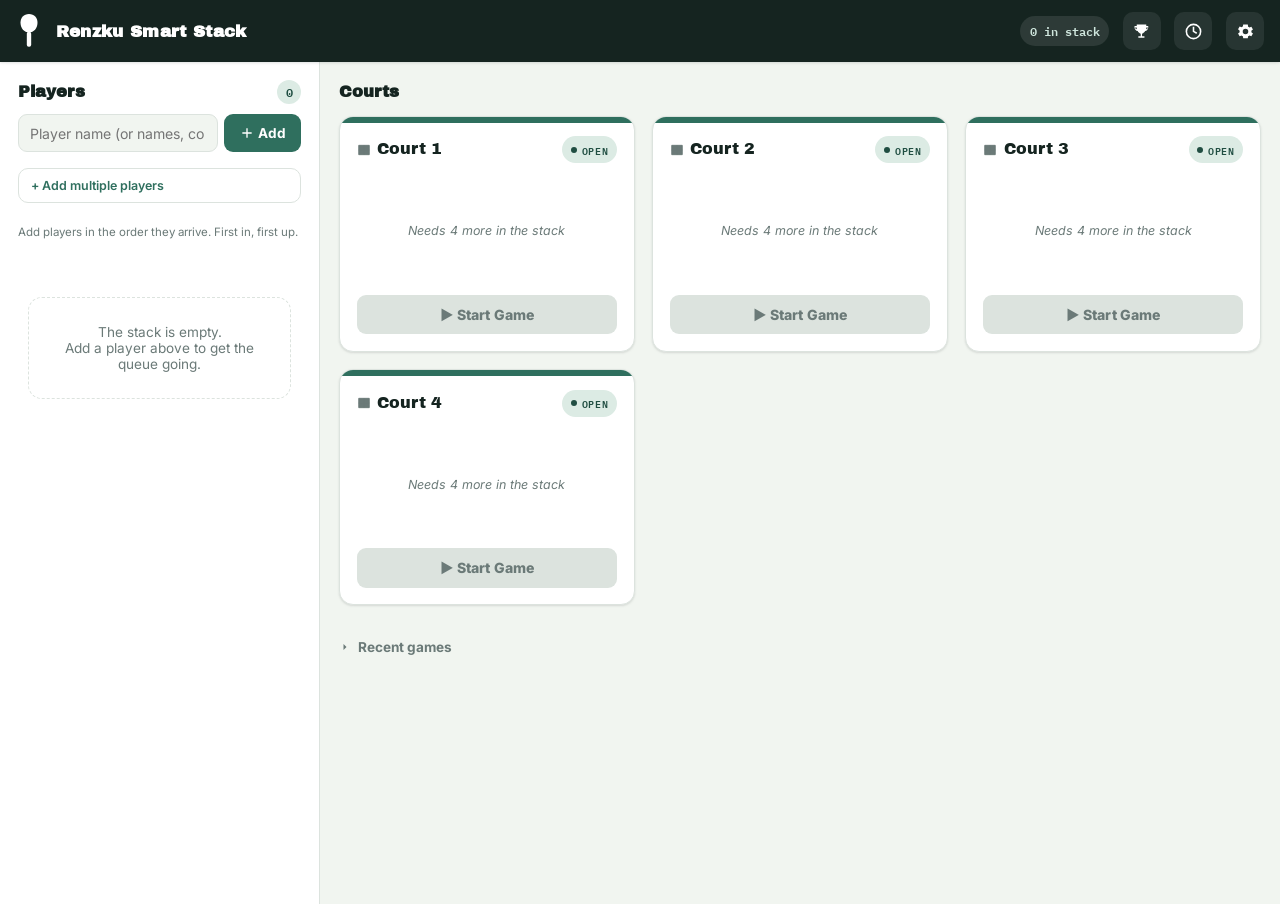
<file: openplay.html>
<!DOCTYPE html>
<html lang="en">
<head>
<meta charset="UTF-8">
<meta name="viewport" content="width=device-width, initial-scale=1, viewport-fit=cover">
<title>Renzku Smart Stack</title>
<meta name="theme-color" content="#1B2A28">
<link rel="preconnect" href="https://fonts.googleapis.com">
<link rel="preconnect" href="https://fonts.gstatic.com" crossorigin>
<link href="https://fonts.googleapis.com/css2?family=Archivo+Black&family=Inter:wght@400;500;600;700;800&family=IBM+Plex+Mono:wght@500;600&display=swap" rel="stylesheet">
<style>
:root{
  --court:#F1F5F0;
  --ink:#152420;
  --turf:#2F6F5E;
  --turf-deep:#204E42;
  --turf-pale:#DCEBE4;
  --clay:#E4693B;
  --clay-deep:#C6522A;
  --slate:#6B7A78;
  --line:#DCE3DE;
  --surface:#FFFFFF;
  --danger:#B4483E;
  --danger-pale:#F7E4E1;
  --radius:14px;
  --radius-sm:9px;
  --shadow-sm:0 1px 3px rgba(21,36,32,.08), 0 1px 2px rgba(21,36,32,.06);
  --shadow-md:0 8px 24px rgba(21,36,32,.12);
  --font-display:'Archivo Black', Impact, sans-serif;
  --font-body:'Inter', -apple-system, BlinkMacSystemFont, 'Segoe UI', sans-serif;
  --font-mono:'IBM Plex Mono', 'SF Mono', Consolas, monospace;
}
*{box-sizing:border-box}
html,body{height:100%}
body{
  margin:0;
  background:var(--court);
  color:var(--ink);
  font-family:var(--font-body);
  -webkit-font-smoothing:antialiased;
  overscroll-behavior:none;
}
button{font-family:inherit}
input,select{font-family:inherit}
::selection{background:var(--turf-pale)}
:focus-visible{outline:3px solid var(--clay);outline-offset:2px}
.sr-only{position:absolute;width:1px;height:1px;overflow:hidden;clip:rect(0,0,0,0);white-space:nowrap}

/* ---------- Topbar ---------- */
.topbar{
  display:flex;align-items:center;gap:.85rem;
  padding:.75rem 1rem;
  background:var(--ink);color:#fff;
  position:sticky;top:0;z-index:40;
  box-shadow:var(--shadow-sm);
  overflow-x:auto;
  scrollbar-width:none;
}
.topbar::-webkit-scrollbar{display:none}
.topbar .logo{display:flex;align-items:center;gap:.5rem;flex-shrink:0}
.topbar .logo svg{width:26px;height:34px}
.topbar .session-name{
  font-family:var(--font-display);
  font-size:1.05rem;letter-spacing:.02em;
  color:#fff;font-weight:700;
  max-width:40vw;overflow:hidden;text-overflow:ellipsis;white-space:nowrap;
}

.topbar .spacer{flex:1}
.topbar .pill{
  font-family:var(--font-mono);font-size:.72rem;font-weight:600;
  background:rgba(255,255,255,.1);color:#cfe6dd;
  padding:.32rem .6rem;border-radius:99px;white-space:nowrap;
}
.icon-btn{
  width:38px;height:38px;border-radius:10px;border:none;
  background:rgba(255,255,255,.08);color:#fff;
  display:flex;align-items:center;justify-content:center;
  cursor:pointer;transition:background .15s, transform .1s;flex-shrink:0;
}
.icon-btn:hover{background:rgba(255,255,255,.18)}
.icon-btn:active{transform:scale(.94)}
.icon-btn svg{width:19px;height:19px}

/* ---------- App shell ---------- */
.app-shell{
  display:grid;
  grid-template-columns:320px 1fr;
  gap:0;
  align-items:start;
  min-height:calc(100vh - 58px);
}
.stack-rail{
  border-right:1px solid var(--line);
  background:var(--surface);
  min-height:calc(100vh - 58px);
  display:flex;flex-direction:column;
  position:sticky;top:58px;
  height:calc(100vh - 58px);
}
.panel-head{
  padding:1.1rem 1.1rem .6rem;
  display:flex;align-items:baseline;justify-content:space-between;gap:.5rem;
}
.panel-head h2{
  font-family:var(--font-display);font-size:1.02rem;margin:0;
  letter-spacing:.01em;
}
.count-badge{
  font-family:var(--font-mono);font-weight:600;font-size:.78rem;
  color:var(--turf-deep);background:var(--turf-pale);
  padding:.15rem .55rem;border-radius:99px;
}
.add-form{
  display:flex;gap:.4rem;padding:0 1.1rem .8rem;
}
.add-form input{
  flex:1;min-width:0;border:1.5px solid var(--line);border-radius:var(--radius-sm);
  padding:.6rem .7rem;font-size:.88rem;background:var(--court);color:var(--ink);
}
.add-form input:focus{border-color:var(--turf);background:#fff}
.add-form button{
  border:none;background:var(--turf);color:#fff;border-radius:var(--radius-sm);
  padding:0 .95rem;font-weight:700;font-size:.85rem;cursor:pointer;
  transition:background .15s;
}
.add-form button:hover{background:var(--turf-deep)}
.add-hint{padding:0 1.1rem .7rem;font-size:.72rem;color:var(--slate)}
.bulk-add-wrap{margin:.2rem 1.1rem .7rem;border:1.5px solid var(--line);border-radius:10px;overflow:hidden}
.bulk-add-toggle{display:block;padding:.55rem .75rem;font-size:.78rem;font-weight:600;color:var(--turf);cursor:pointer;user-select:none;list-style:none}
.bulk-add-toggle::-webkit-details-marker{display:none}
.bulk-add-toggle:hover{background:var(--ice)}
.bulk-add-body{padding:.5rem .75rem .75rem;display:flex;flex-direction:column;gap:.5rem;border-top:1.5px solid var(--line)}
.bulk-add-body textarea{width:100%;resize:vertical;border:1.5px solid var(--line);border-radius:8px;padding:.45rem .6rem;font-size:.82rem;font-family:inherit;min-height:90px;background:#fff}
.bulk-add-body textarea:focus{outline:none;border-color:var(--turf)}
.bulk-add-body button{align-self:flex-end;padding:.42rem 1rem;background:var(--turf);color:#fff;border:none;border-radius:8px;font-size:.82rem;font-weight:700;cursor:pointer}
.bulk-add-body button:hover{background:var(--turf-deep)}

.quick-add-panel{
  margin:0 1.1rem .8rem;padding:.65rem .75rem;
  background:var(--turf-pale);border:1.5px solid var(--turf-pale);border-radius:var(--radius);
  display:flex;flex-direction:column;gap:.5rem;
}
.quick-add-panel[hidden]{display:none}
.quick-add-head{display:flex;align-items:center;justify-content:space-between;gap:.5rem}
.quick-add-title{
  font-family:var(--font-mono);font-size:.68rem;font-weight:700;letter-spacing:.03em;
  text-transform:uppercase;color:var(--turf-deep);
}
.quick-add-all-btn{
  border:none;background:var(--turf);color:#fff;font-size:.7rem;font-weight:700;
  padding:.2rem .55rem;border-radius:99px;cursor:pointer;flex-shrink:0;transition:background .15s;
}
.quick-add-all-btn:hover{background:var(--turf-deep)}
.quick-add-chips{display:flex;flex-wrap:wrap;gap:.4rem}
.quick-add-chip{
  display:flex;align-items:center;gap:.3rem;
  border:1.5px solid var(--turf);background:#fff;color:var(--turf-deep);
  font-size:.78rem;font-weight:600;padding:.28rem .55rem;border-radius:99px;cursor:pointer;
  transition:background .15s,color .15s;
}
.quick-add-chip:hover{background:var(--turf);color:#fff}
.quick-add-chip svg{width:11px;height:11px;flex-shrink:0}
body.session-locked .quick-add-panel{opacity:.55;pointer-events:none}

.arrivals-panel{
  margin:0 1.1rem .8rem;padding:.55rem .75rem;
  background:#FBF3E7;border:1.5px solid #EFDDBB;border-radius:var(--radius);
}
.arrivals-panel[hidden]{display:none}
.arrivals-panel[open]{padding-bottom:.65rem}
.arrivals-head{
  display:flex;align-items:center;gap:.5rem;cursor:pointer;user-select:none;list-style:none;
  padding:.1rem 0;
}
.arrivals-head::-webkit-details-marker{display:none}
.arrivals-chev{width:12px;height:12px;flex-shrink:0;color:#8a6d2f;transition:transform .15s}
.arrivals-panel[open] .arrivals-chev{transform:rotate(90deg)}
.arrivals-title{
  font-family:var(--font-mono);font-size:.68rem;font-weight:700;letter-spacing:.03em;
  text-transform:uppercase;color:#8a6d2f;
}
.arrivals-head .count-badge{color:#8a6d2f;background:#F2E4C4}
.checkin-all-btn{
  margin-left:auto;border:none;background:var(--turf);color:#fff;font-size:.7rem;font-weight:700;
  padding:.2rem .55rem;border-radius:99px;cursor:pointer;flex-shrink:0;transition:background .15s;
}
.checkin-all-btn:hover{background:var(--turf-deep)}
.checkin-all-btn:disabled{opacity:.4;cursor:default}
.arrivals-list{display:flex;flex-direction:column;gap:.4rem;margin-top:.55rem;max-height:220px;overflow-y:auto;padding-right:.1rem}
.arrival-row{
  display:flex;align-items:center;gap:.5rem;
  background:#fff;border:1.5px solid #EFDDBB;border-radius:var(--radius-sm);
  padding:.4rem .5rem;
}
.arrival-name{flex:1;min-width:0;font-weight:600;font-size:.85rem;overflow:hidden;text-overflow:ellipsis;white-space:nowrap}
.arrival-checkin-btn{
  border:none;background:var(--turf);color:#fff;font-weight:700;font-size:.75rem;
  padding:.32rem .6rem;border-radius:99px;cursor:pointer;flex-shrink:0;transition:background .15s;
}
.arrival-checkin-btn:hover{background:var(--turf-deep)}
.arrival-remove-btn{
  border:none;background:none;color:var(--slate);cursor:pointer;
  width:24px;height:24px;border-radius:6px;display:flex;align-items:center;justify-content:center;
  flex-shrink:0;
}
.arrival-remove-btn:hover{background:var(--danger-pale);color:var(--danger)}
.arrival-remove-btn svg{width:12px;height:12px}
body.session-locked .arrivals-panel{opacity:.55;pointer-events:none}

.stack-list{
  flex:1;overflow-y:auto;padding:.2rem .75rem 1rem;
  display:flex;flex-direction:column;gap:.5rem;
}
.stack-empty{
  margin:2rem 1rem;padding:1.6rem 1rem;text-align:center;color:var(--slate);
  border:1.5px dashed var(--line);border-radius:var(--radius);font-size:.85rem;
}

.paddle{
  display:flex;align-items:center;gap:.6rem;
  background:var(--surface);border:1.5px solid var(--line);
  border-radius:var(--radius-sm);
  padding:.5rem .6rem;
  touch-action:pan-y;
  transition:box-shadow .15s, border-color .15s, transform .12s;
  position:relative;
}
.paddle.dragging{box-shadow:var(--shadow-md);border-color:var(--turf);z-index:5;cursor:grabbing}
.paddle .pos{
  font-family:var(--font-mono);font-weight:600;font-size:.95rem;
  color:var(--clay-deep);width:24px;text-align:center;flex-shrink:0;
}
.paddle .glyph{width:20px;height:28px;flex-shrink:0;color:var(--turf)}
.paddle .name-col{flex:1;min-width:0;display:flex;flex-direction:column;gap:2px}
.paddle .sub-row{display:flex;align-items:center;gap:.35rem;flex-wrap:wrap}
.paddle .name{font-weight:600;font-size:.88rem;overflow:hidden;text-overflow:ellipsis;white-space:nowrap;display:flex;align-items:center;gap:.3rem}
.paddle .win-chip{font-size:.68rem;color:var(--clay-deep);flex-shrink:0}
.paddle .games-chip{
  font-family:var(--font-mono);font-size:.62rem;font-weight:600;
  color:var(--slate);background:var(--court);
  padding:.05rem .4rem;border-radius:99px;flex-shrink:0;
}
.paddle .tag-pill{
  font-family:var(--font-mono);font-size:.6rem;font-weight:700;letter-spacing:.04em;
  text-transform:uppercase;padding:.08rem .4rem;border-radius:99px;width:fit-content;
}
.paddle .tag-pill.new{background:var(--turf-pale);color:var(--turf-deep)}
.paddle .tag-pill.queued{background:#EFE9DC;color:#8a6d2f}
.paddle .reorder{display:flex;flex-direction:column;gap:1px}
.paddle .reorder button{
  border:none;background:none;color:var(--slate);cursor:pointer;
  padding:0;width:18px;height:13px;display:flex;align-items:center;justify-content:center;
  border-radius:3px;
}
.paddle .reorder button:hover{background:var(--court);color:var(--ink)}
.paddle .reorder button svg{width:11px;height:11px}
.paddle .drag-handle{cursor:grab;color:var(--slate);display:flex;align-items:center;padding:2px}
.paddle .drag-handle svg{width:14px;height:14px}
.paddle .remove-btn{
  border:none;background:none;color:var(--slate);cursor:pointer;
  width:24px;height:24px;border-radius:6px;display:flex;align-items:center;justify-content:center;
  flex-shrink:0;
}
.paddle .remove-btn:hover{background:var(--danger-pale);color:var(--danger)}
.paddle.next-up{border-color:var(--turf);background:var(--turf-pale)}
.paddle.next-up .pos{color:var(--turf-deep)}

.blocks-panel{
  margin:0 1.1rem .8rem;padding:.7rem .75rem;
  background:var(--court);border:1.5px dashed var(--line);border-radius:var(--radius);
  display:flex;flex-direction:column;gap:.65rem;
}
.blocks-panel[hidden]{display:none}
.blocks-panel-title{
  font-family:var(--font-mono);font-size:.68rem;font-weight:700;letter-spacing:.04em;
  text-transform:uppercase;color:var(--slate);
}
.block-group{display:flex;flex-direction:column;gap:.35rem}
.block-head{display:flex;align-items:center;gap:.4rem}
.block-head-label{font-weight:700;font-size:.78rem;color:var(--ink)}
.block-head-count{
  font-family:var(--font-mono);font-weight:600;font-size:.68rem;
  color:var(--turf-deep);background:var(--turf-pale);
  padding:.05rem .45rem;border-radius:99px;
}
.block-flush-btn{
  margin-left:auto;border:1.5px solid var(--line);background:var(--surface);color:var(--slate);
  font-size:.66rem;font-weight:700;padding:.15rem .5rem;border-radius:99px;cursor:pointer;
  transition:border-color .15s,color .15s;
}
.block-flush-btn:hover{border-color:var(--turf);color:var(--turf-deep)}
.block-flush-btn:disabled{opacity:.4;cursor:default}
.block-flush-btn:disabled:hover{border-color:var(--line);color:var(--slate)}
.block-list{display:flex;flex-direction:column;gap:.3rem}
.block-item{
  display:flex;align-items:center;gap:.4rem;
  background:var(--surface);border:1.5px solid var(--line);border-radius:var(--radius-sm);
  padding:.35rem .55rem;font-size:.8rem;font-weight:600;
}
.block-item .block-item-pos{
  font-family:var(--font-mono);font-size:.75rem;color:var(--slate);width:16px;flex-shrink:0;
}
.block-item .block-item-name{flex:1;min-width:0;overflow:hidden;text-overflow:ellipsis;white-space:nowrap}
.block-empty{font-size:.72rem;color:var(--slate);padding:.15rem .1rem}

/* ---------- Courts grid ---------- */
.courts-main{padding:1.1rem 1.2rem 4rem}
.courts-main h2{font-family:var(--font-display);font-size:1.02rem;margin:.2rem 0 1rem}
.courts-grid{
  display:grid;grid-template-columns:repeat(auto-fill, minmax(280px,1fr));
  gap:1.1rem;
}
.court-card{
  position:relative;background:var(--surface);border:1.5px solid var(--line);border-radius:var(--radius);
  padding:0 1.05rem 1.05rem;box-shadow:var(--shadow-sm);
  display:flex;flex-direction:column;min-height:236px;overflow:hidden;
  transition:box-shadow .15s, transform .15s;
}
.court-card:hover{box-shadow:var(--shadow-md);transform:translateY(-1px)}
.court-card::before{
  content:'';display:block;height:6px;margin:0 -1.05rem;background:var(--turf);
}
.court-card.playing::before{background:var(--clay)}
.court-card.playing{border-color:var(--ink);background:#152420;color:#fff}

.court-top{display:flex;align-items:center;justify-content:space-between;gap:.5rem;padding-top:.85rem}
.court-top-right{display:flex;align-items:center;gap:.4rem;flex-shrink:0}
.timer-chip{
  font-family:var(--font-mono);font-size:.66rem;font-weight:700;letter-spacing:.02em;
  color:#9fc4b8;background:rgba(255,255,255,.08);border:1px solid rgba(255,255,255,.14);
  padding:.25rem .5rem;border-radius:99px;white-space:nowrap;
}
.court-name-wrap{display:flex;align-items:center;gap:.4rem;min-width:0}
.court-name-wrap svg{width:14px;height:14px;color:var(--slate);flex-shrink:0}
.court-card.playing .court-name-wrap svg{color:#7fa89c}
.court-name{
  font-family:var(--font-display);font-size:1rem;background:transparent;border:none;
  color:inherit;max-width:100%;border-bottom:2px solid transparent;padding:1px 0;min-width:0;
}
.court-name:hover,.court-name:focus{border-bottom-color:var(--line)}
.court-card.playing .court-name:hover,.court-card.playing .court-name:focus{border-bottom-color:rgba(255,255,255,.3)}
.status-badge{
  font-family:var(--font-mono);font-size:.65rem;font-weight:600;letter-spacing:.05em;
  padding:.28rem .55rem;border-radius:99px;text-transform:uppercase;white-space:nowrap;flex-shrink:0;
  display:inline-flex;align-items:center;gap:.3rem;
}
.status-badge::before{content:'';width:6px;height:6px;border-radius:50%;background:currentColor}
.status-badge.open{background:var(--turf-pale);color:var(--turf-deep)}
.status-badge.playing{background:rgba(228,105,59,.18);color:#ffb595}

/* --- Matchup: two team columns with a vs divider, tennis-net style --- */
.matchup{
  flex:1;display:flex;align-items:stretch;gap:0;margin:.9rem 0 .7rem;
  position:relative;min-height:64px;
}
.matchup .team{flex:1;display:flex;flex-direction:column;gap:.4rem;justify-content:center;min-width:0}
.matchup .team.team-b{align-items:flex-end;text-align:right}
.matchup .vs-divider{
  width:1px;background:repeating-linear-gradient(var(--line),var(--line) 4px,transparent 4px,transparent 9px);
  margin:0 .8rem;position:relative;flex-shrink:0;
}
.court-card.playing .vs-divider{background:repeating-linear-gradient(rgba(255,255,255,.25),rgba(255,255,255,.25) 4px,transparent 4px,transparent 9px)}
.vs-divider::after{
  content:'VS';position:absolute;top:50%;left:50%;transform:translate(-50%,-50%);
  font-family:var(--font-mono);font-size:.62rem;font-weight:700;color:var(--slate);
  background:var(--surface);padding:.15rem .3rem;border-radius:5px;letter-spacing:.05em;
}
.court-card.playing .vs-divider::after{background:#152420;color:#7fa89c}

.player-col{display:flex;flex-direction:column;gap:1px;min-width:0}
.player-row{display:flex;align-items:center;gap:.45rem;min-width:0}
.team-b .player-row{flex-direction:row-reverse}
.player-games-row{display:flex}
.team-b .player-games-row{justify-content:flex-end}
.avatar{
  width:26px;height:26px;border-radius:50%;flex-shrink:0;
  display:flex;align-items:center;justify-content:center;
  font-family:var(--font-mono);font-weight:700;font-size:.68rem;color:#fff;
}
.player-name-txt{font-weight:700;font-size:.82rem;overflow:hidden;text-overflow:ellipsis;white-space:nowrap}
.win-chip{font-size:.68rem;flex-shrink:0;opacity:.85}
.games-chip{
  font-family:var(--font-mono);font-size:.6rem;font-weight:600;
  color:var(--slate);flex-shrink:0;opacity:.85;
}
.empty-slot{font-size:.78rem;color:var(--slate);font-style:italic}
.court-card.playing .empty-slot{color:#7fa89c}

.last-result{
  font-size:.72rem;color:var(--slate);padding:.4rem .6rem;background:var(--court);border-radius:8px;
  margin-bottom:.6rem;display:flex;align-items:center;gap:.35rem;
}
.last-result svg{width:12px;height:12px;color:var(--clay);flex-shrink:0}
.last-result span{flex:1;min-width:0}
.undo-result-btn{
  flex-shrink:0;font-family:var(--font-mono);font-size:.62rem;font-weight:700;
  text-transform:uppercase;letter-spacing:.03em;color:var(--clay);background:#fff;
  border:1px solid var(--clay);border-radius:6px;padding:.25rem .5rem;cursor:pointer;
}
.undo-result-btn:hover{background:var(--clay);color:#fff}
.undo-result-btn:active{transform:scale(.96)}

.timer{
  font-family:var(--font-mono);font-size:1.6rem;font-weight:600;letter-spacing:.02em;
  text-align:center;margin-bottom:.7rem;
}

/* --- Live scoreboard (Settings > Enable Scoring) --- */
.scoreboard-live{
  background:rgba(255,255,255,.06);border:1px solid rgba(255,255,255,.14);border-radius:10px;
  padding:.65rem .7rem;margin-bottom:.7rem;
}
.scoreboard-live.has-winner{border-color:var(--clay);background:rgba(228,105,59,.16)}
.sbl-row{display:flex;gap:.6rem}
.sbl-team{flex:1;display:flex;flex-direction:column;align-items:center;gap:.35rem;min-width:0}
.sbl-label{
  font-family:var(--font-mono);font-size:.6rem;font-weight:700;letter-spacing:.03em;
  color:#9fc4b8;text-transform:uppercase;white-space:nowrap;overflow:hidden;text-overflow:ellipsis;max-width:100%;
}
.serve-set-btn{
  font-family:var(--font-mono);font-size:.58rem;font-weight:700;letter-spacing:.02em;
  text-transform:uppercase;color:#ffb595;background:rgba(228,105,59,.16);
  border:1px solid rgba(228,105,59,.5);border-radius:6px;padding:.2rem .4rem;cursor:pointer;
  white-space:nowrap;
}
.serve-set-btn:hover{background:rgba(228,105,59,.3)}
.sbl-stepper{display:flex;align-items:center;gap:.55rem}
.sbl-num{font-family:var(--font-mono);font-size:1.5rem;font-weight:700;min-width:1.6ch;text-align:center;color:#fff}
.score-btn{
  width:28px;height:28px;border-radius:50%;border:1px solid rgba(255,255,255,.28);
  background:rgba(255,255,255,.09);color:#fff;font-size:1rem;font-weight:700;cursor:pointer;
  display:flex;align-items:center;justify-content:center;line-height:1;padding:0;flex-shrink:0;
  transition:background .12s, transform .1s;
}
.score-btn:hover:not(:disabled){background:rgba(255,255,255,.2)}
.score-btn:active:not(:disabled){transform:scale(.92)}
.score-btn:disabled{opacity:.28;cursor:default}
.sbl-actions{display:flex;gap:.4rem;margin-top:.6rem}
.sbl-btn{
  flex:1;font-family:var(--font-mono);font-size:.64rem;font-weight:700;letter-spacing:.02em;
  background:rgba(255,255,255,.07);border:1px solid rgba(255,255,255,.18);color:#dcece5;
  border-radius:7px;padding:.42rem .3rem;cursor:pointer;text-transform:uppercase;
}
.sbl-btn:hover:not(:disabled){background:rgba(255,255,255,.16)}
.sbl-btn:disabled{opacity:.28;cursor:default}

.court-cta{
  margin-top:auto;width:100%;border:none;border-radius:var(--radius-sm);
  padding:.7rem;font-weight:800;font-size:.88rem;cursor:pointer;letter-spacing:.01em;
  transition:background .15s,opacity .15s,transform .1s;
}
.court-cta.call{background:var(--clay);color:#fff}
.court-cta.call:hover:not(:disabled){background:var(--clay-deep)}
.court-cta.call:disabled{background:var(--line);color:var(--slate);cursor:not-allowed}
.court-cta.end{background:rgba(255,255,255,.12);color:#fff}
.court-cta.end:hover{background:rgba(255,255,255,.22)}
.court-cta:active:not(:disabled){transform:scale(.98)}

.courts-empty{
  padding:3rem 1rem;text-align:center;color:var(--slate);border:1.5px dashed var(--line);
  border-radius:var(--radius);
}

/* ---------- History ---------- */
.history{margin-top:1.6rem}
.history summary{
  cursor:pointer;font-weight:700;font-size:.85rem;color:var(--slate);
  padding:.5rem 0;list-style:none;display:flex;align-items:center;gap:.4rem;
}
.history summary::-webkit-details-marker{display:none}
.history summary svg{width:12px;height:12px;transition:transform .15s}
.history[open] summary svg{transform:rotate(90deg)}
.history-list{display:flex;flex-direction:column;gap:.4rem;padding:.3rem 0 0}
.history-row{
  display:flex;justify-content:space-between;gap:.6rem;font-size:.78rem;color:var(--slate);
  background:var(--surface);border:1px solid var(--line);border-radius:var(--radius-sm);
  padding:.5rem .7rem;
}
.history-row b{color:var(--ink)}

/* ---------- Match history modal ---------- */
.modal.wide{max-width:560px}
.match-history-list{display:flex;flex-direction:column;gap:.55rem;max-height:52vh;overflow-y:auto;padding:.1rem}
.match-full-row{
  background:var(--surface);border:1px solid var(--line);border-radius:var(--radius-sm);
  padding:.65rem .8rem;font-size:.82rem;
}
.match-full-head{display:flex;justify-content:space-between;gap:.5rem;margin-bottom:.35rem}
.match-full-court{font-weight:700;color:var(--ink)}
.match-full-when{color:var(--slate);font-size:.72rem}
.match-full-teams{display:flex;align-items:center;gap:.5rem;flex-wrap:wrap;color:var(--ink);font-weight:600}
.match-full-vs{color:var(--slate);font-weight:700;font-size:.7rem;text-transform:uppercase}
.match-team-won{color:var(--turf-deep)}
.match-full-meta{color:var(--slate);font-size:.72rem;margin-top:.3rem}
.swap-note{margin-top:.4rem;padding:.4rem .55rem;background:var(--turf-pale);border-radius:7px;border:1px dashed var(--turf)}
.swap-note-title{display:flex;align-items:center;font-size:.7rem;font-weight:700;color:var(--turf-deep);margin-bottom:.25rem}
.swap-note-line{display:block;font-size:.72rem;color:var(--ink);line-height:1.5}
.swap-note-line s{color:var(--slate);opacity:.75}

/* ---------- Modals ---------- */
.overlay{
  position:fixed;inset:0;background:rgba(21,36,32,.5);backdrop-filter:blur(2px);
  display:flex;align-items:center;justify-content:center;padding:1.2rem 1rem;z-index:100;overflow-y:auto;
}
.overlay[hidden]{display:none}
.modal{
  background:#fff;border-radius:16px;max-width:440px;width:100%;
  max-height:calc(100vh - 2.4rem);overflow-y:auto;box-shadow:var(--shadow-md);
  padding:1.6rem 1.4rem 1.8rem;margin:auto;
}
.modal h3{font-family:var(--font-display);font-size:1.1rem;margin:0 0 1rem}
.field{margin-bottom:1rem}
.field label{display:block;font-size:.78rem;font-weight:700;color:var(--slate);margin-bottom:.35rem;text-transform:uppercase;letter-spacing:.03em}
.field input[type=text],.field input[type=number],.field select{
  width:100%;border:1.5px solid var(--line);border-radius:var(--radius-sm);
  padding:.6rem .7rem;font-size:.9rem;background:var(--court);color:var(--ink);
}
.field input:focus,.field select:focus{border-color:var(--turf);background:#fff}
.seg{display:flex;border:1.5px solid var(--line);border-radius:var(--radius-sm);overflow:hidden}
.seg button{
  flex:1;border:none;background:var(--court);padding:.6rem;font-weight:700;font-size:.85rem;
  cursor:pointer;color:var(--slate);
}
.seg button.active{background:var(--turf);color:#fff}
.stepper{display:flex;align-items:center;gap:.7rem}
.stepper button{
  width:36px;height:36px;border-radius:9px;border:1.5px solid var(--line);background:#fff;
  font-size:1.1rem;font-weight:700;cursor:pointer;color:var(--ink);
}
.stepper button:hover{border-color:var(--turf);color:var(--turf-deep)}
.stepper .n{font-family:var(--font-mono);font-weight:600;font-size:1.1rem;min-width:2ch;text-align:center}
.court-name-rows{display:flex;flex-direction:column;gap:.4rem;margin-top:.6rem;max-height:180px;overflow-y:auto}
.court-name-rows input{width:100%;border:1.5px solid var(--line);border-radius:8px;padding:.45rem .6rem;font-size:.82rem}
.toggle-row{display:flex;align-items:center;justify-content:space-between;gap:.5rem;padding:.3rem 0}
.target-sub{margin-top:.7rem;padding:.75rem .8rem;background:var(--court);border-radius:var(--radius-sm);border:1.5px solid var(--line)}
.target-sub label{margin-bottom:.35rem}
.target-sub input[type=number]{max-width:100px}
.fixed-duo-add-row{display:flex;gap:.4rem;align-items:center;flex-wrap:wrap}
.fixed-duo-add-row select{
  flex:1;min-width:0;padding:.5rem .6rem;border:1.5px solid var(--line);border-radius:8px;background:#fff;
  font-size:.82rem;color:var(--ink);
}
.fixed-duo-add-row select:focus{border-color:var(--turf)}
.fixed-duo-list{display:flex;flex-direction:column;gap:.4rem;margin-top:.6rem}
.fixed-duo-row{
  display:flex;align-items:center;gap:.5rem;background:#fff;border:1px solid rgba(47,111,94,.25);
  border-radius:8px;padding:.45rem .6rem;
}
.fixed-duo-row .fd-names{flex:1;min-width:0;font-size:.8rem;font-weight:700;color:var(--turf-deep);overflow:hidden;text-overflow:ellipsis;white-space:nowrap}
.fixed-duo-row .fd-names svg{width:12px;height:12px;vertical-align:-1px;margin:0 .25rem;color:var(--turf)}
.fixed-duo-empty{font-size:.78rem;color:var(--slate);font-style:italic;margin-top:.5rem}
.games-chip.at-target{background:var(--turf-pale);color:var(--turf-deep)}
.switch{position:relative;width:44px;height:25px;flex-shrink:0}
.switch input{opacity:0;width:0;height:0}
.switch .track{position:absolute;inset:0;background:var(--line);border-radius:99px;transition:background .15s;cursor:pointer}
.switch .track::before{content:'';position:absolute;width:19px;height:19px;left:3px;top:3px;background:#fff;border-radius:50%;transition:transform .15s;box-shadow:0 1px 2px rgba(0,0,0,.2)}
.switch input:checked + .track{background:var(--turf)}
.switch input:checked + .track::before{transform:translateX(19px)}
.modal-actions{display:flex;gap:.6rem;margin-top:1.2rem;flex-wrap:wrap}
.btn{border:none;border-radius:var(--radius-sm);padding:.65rem 1.1rem;font-weight:700;font-size:.85rem;cursor:pointer;transition:background .15s,opacity .15s}
.btn.primary{background:var(--turf);color:#fff}
.btn.primary:hover{background:var(--turf-deep)}
.btn.ghost{background:var(--court);color:var(--ink)}
.btn.ghost:hover{background:var(--line)}
.btn.danger{background:var(--danger-pale);color:var(--danger)}
.btn.danger:hover{background:var(--danger);color:#fff}
.btn.warn{background:transparent;color:var(--clay-deep);border:1.5px solid var(--clay);}
.btn.warn:hover{background:var(--clay);color:#fff}
.btn.solid-turf{background:var(--turf);color:#fff}
.btn.solid-turf:hover{background:var(--turf-deep)}
.btn.sm{padding:.4rem .75rem;font-size:.76rem;flex-shrink:0}
.divider{border:none;border-top:1px solid var(--line);margin:1.2rem 0}
.danger-zone h4{font-size:.78rem;text-transform:uppercase;letter-spacing:.03em;color:var(--slate);margin:0 0 .5rem}
.file-row{display:flex;gap:.5rem;flex-wrap:wrap}
.field-head-row{display:flex;align-items:baseline;justify-content:space-between;margin-bottom:.35rem}

/* ---------- Roster management (Settings) ---------- */
.roster-manage-search input{
  width:100%;border:1.5px solid var(--line);border-radius:var(--radius-sm);
  padding:.55rem .7rem;font-size:.82rem;background:var(--court);color:var(--ink);margin-bottom:.5rem;
}
.roster-manage-search input:focus{border-color:var(--turf);background:#fff}
.roster-manage-list{
  display:flex;flex-direction:column;gap:.2rem;max-height:190px;overflow-y:auto;
  border:1.5px solid var(--line);border-radius:var(--radius-sm);padding:.35rem;
}
.roster-manage-row{display:flex;align-items:center;gap:.55rem;padding:.4rem .5rem;border-radius:7px}
.roster-manage-row:hover{background:var(--court)}
.roster-manage-row .rm-avatar{
  width:22px;height:22px;border-radius:50%;flex-shrink:0;
  display:flex;align-items:center;justify-content:center;
  font-family:var(--font-mono);font-weight:700;font-size:.6rem;color:#fff;
}
.roster-manage-row .rm-name{flex:1;min-width:0;font-size:.85rem;font-weight:600;overflow:hidden;text-overflow:ellipsis;white-space:nowrap}
.tag-pill.floor{background:var(--turf-pale);color:var(--turf-deep);flex-shrink:0}
.roster-manage-row .rm-del{
  border:none;background:none;color:var(--slate);cursor:pointer;
  width:23px;height:23px;border-radius:6px;display:flex;align-items:center;justify-content:center;flex-shrink:0;
}
.roster-manage-row .rm-del:hover{background:var(--danger-pale);color:var(--danger)}
.roster-manage-row .rm-del svg{width:12px;height:12px}
.roster-manage-empty{padding:1.1rem .5rem;text-align:center;color:var(--slate);font-size:.8rem}

/* ---------- Session banner (read-only / ended state) ----------
   Styled like court-closure hazard tape — diagonal stripe edges framing
   a plain notice, echoing how a real court gets physically closed off. */
.session-banner{background:#FCEEE8}
.session-banner::before,.session-banner::after{
  content:'';display:block;height:7px;
  background:repeating-linear-gradient(135deg, var(--clay) 0 10px, var(--clay-deep) 10px 20px);
}
.session-banner-inner{
  max-width:1400px;margin:0 auto;padding:.65rem 1.1rem;
  display:flex;align-items:center;gap:.7rem;flex-wrap:wrap;
}
.session-banner .eyebrow{
  font-family:var(--font-mono);font-size:.66rem;font-weight:700;letter-spacing:.05em;text-transform:uppercase;
  color:var(--clay-deep);background:#fff;padding:.28rem .6rem;border-radius:99px;flex-shrink:0;
  display:inline-flex;align-items:center;gap:.35rem;
}
.session-banner .eyebrow svg{width:12px;height:12px}
.session-banner .msg{flex:1;min-width:220px;font-size:.82rem;font-weight:500;color:#7a3c22}
body.session-locked .add-form{opacity:.55}
body.session-locked .add-form input,body.session-locked .add-form button{cursor:not-allowed}
body.session-locked .paddle .reorder,body.session-locked .paddle .remove-btn,body.session-locked .paddle .drag-handle{
  opacity:.35;pointer-events:none;
}
.endgame-row .choice button:disabled{opacity:.4;cursor:not-allowed}
.endgame-row .choice button:disabled:hover{background:#fff;border-color:var(--line);color:var(--slate)}

.endgame-list{display:flex;flex-direction:column;gap:.5rem;margin-bottom:.4rem}
.endgame-row{display:flex;align-items:center;justify-content:space-between;gap:.6rem;padding:.55rem .7rem;border:1.5px solid var(--line);border-radius:var(--radius-sm)}
.endgame-row .who{font-weight:700;font-size:.88rem}
.endgame-row .choice{display:flex;gap:.3rem}
.endgame-row .choice button{
  border:1.5px solid var(--line);background:#fff;border-radius:7px;padding:.3rem .55rem;font-size:.72rem;font-weight:700;cursor:pointer;color:var(--slate);
}
.endgame-row .choice button.sel-requeue.active{background:var(--turf-pale);border-color:var(--turf);color:var(--turf-deep)}
.endgame-row .choice button.sel-done.active{background:var(--danger-pale);border-color:var(--danger);color:var(--danger)}

.winner-pick{display:grid;grid-template-columns:1fr 1fr;gap:.6rem;margin-bottom:1.1rem}
.winner-card{
  border:2px solid var(--line);border-radius:var(--radius-sm);background:var(--court);
  padding:.7rem .6rem;cursor:pointer;text-align:center;transition:border-color .15s,background .15s;
}
.winner-card:hover{border-color:var(--turf)}
.winner-card.selected{border-color:var(--clay);background:#FCEEE8}
.winner-card .trophy{font-size:1.1rem;display:block;margin-bottom:.3rem;opacity:.35}
.winner-card.selected .trophy{opacity:1}
.winner-card .team-label{font-family:var(--font-mono);font-size:.62rem;font-weight:700;color:var(--slate);text-transform:uppercase;letter-spacing:.04em;margin-bottom:.2rem}
.winner-card .team-names{font-weight:700;font-size:.85rem;line-height:1.3;margin-bottom:.55rem}
.winner-card .score-input{
  width:100%;max-width:64px;margin:0 auto;display:block;text-align:center;
  border:1.5px solid var(--line);border-radius:var(--radius-sm);background:#fff;
  font-family:var(--font-mono);font-weight:700;font-size:1.05rem;color:var(--ink);
  padding:.3rem .2rem;cursor:text;
}
.winner-card .score-input:focus{border-color:var(--clay);outline:none}
.winner-card.selected .score-input{border-color:var(--clay)}
.winner-note{font-size:.75rem;color:var(--slate);text-align:center;margin:-.6rem 0 1rem}
.section-label{font-size:.78rem;font-weight:700;color:var(--slate);text-transform:uppercase;letter-spacing:.03em;margin:0 0 .5rem}

/* ---------- Rankings modal: header, toolbar, summary ---------- */
.rankings-modal-head{display:flex;align-items:center;justify-content:space-between;gap:.6rem;margin-bottom:.7rem}
.rankings-modal-head h3{margin:0}
.rankings-head-actions{display:flex;gap:.4rem;flex-shrink:0}
.modal-icon-btn{
  width:32px;height:32px;border-radius:8px;border:1.5px solid var(--line);background:#fff;color:var(--slate);
  display:flex;align-items:center;justify-content:center;cursor:pointer;flex-shrink:0;
  transition:background .15s,border-color .15s,color .15s;
}
.modal-icon-btn svg{width:15px;height:15px}
.modal-icon-btn:hover{border-color:var(--turf);color:var(--turf-deep);background:var(--turf-pale)}
.modal-icon-btn:disabled{opacity:.5;cursor:not-allowed;border-color:var(--line);color:var(--slate);background:#fff}
.modal-icon-btn.active{border-color:var(--turf);color:var(--turf-deep);background:var(--turf-pale)}
.modal-icon-btn.spinning svg{animation:rankings-spin .8s linear infinite}
@keyframes rankings-spin{to{transform:rotate(360deg)}}

.rankings-toolbar{
  display:flex;align-items:center;gap:.5rem;
  border:1.5px solid var(--line);border-radius:var(--radius-sm);
  padding:.5rem .7rem;margin-bottom:.8rem;background:var(--court);
}
.rankings-toolbar svg{width:15px;height:15px;color:var(--slate);flex-shrink:0}
.rankings-toolbar input{
  flex:1;min-width:0;border:none;background:none;font-size:.85rem;color:var(--ink);padding:0;
}
.rankings-toolbar input:focus{outline:none}
.rankings-toolbar:focus-within{border-color:var(--turf);background:#fff}

.rankings-summary{display:flex;gap:.5rem;flex-wrap:wrap;margin-bottom:.7rem}
.rankings-summary .stat-chip{
  font-family:var(--font-mono);font-size:.66rem;font-weight:700;letter-spacing:.01em;
  background:var(--court);color:var(--slate);padding:.32rem .65rem;border-radius:99px;white-space:nowrap;
}
.rankings-summary .stat-chip b{color:var(--turf-deep);font-size:.78rem;margin-right:.15em}

.rankings-list{display:flex;flex-direction:column;gap:.4rem;max-height:44vh;overflow-y:auto;padding:.1rem .15rem .1rem 0}
.rank-row{
  display:flex;align-items:center;gap:.7rem;
  border:1.5px solid var(--line);border-radius:var(--radius-sm);
  padding:.55rem .7rem;background:#fff;
  transition:border-color .15s,background .15s;
}
.rank-row:hover{border-color:var(--turf)}
.rank-row .rank-num{
  font-family:var(--font-mono);font-weight:700;font-size:.85rem;color:var(--slate);
  width:22px;text-align:center;flex-shrink:0;
}
.rank-row.top1 .rank-num{color:#B4870B}
.rank-row.top2 .rank-num{color:#8A8F92}
.rank-row.top3 .rank-num{color:#B4712F}
.rank-main{flex:1;min-width:0;display:flex;flex-direction:column;gap:.28rem}
.rank-top-line{display:flex;align-items:center;gap:.4rem}
.rank-row .rank-name{flex:1;min-width:0;font-weight:700;font-size:.88rem;overflow:hidden;text-overflow:ellipsis;white-space:nowrap}
.mvp-badge{
  flex-shrink:0;font-family:var(--font-mono);font-size:.6rem;font-weight:700;letter-spacing:.02em;
  color:#B4870B;background:#FFF6E0;border:1px solid #F0D998;border-radius:99px;padding:.15rem .5rem;white-space:nowrap;
}
.rank-meta-line{display:flex;align-items:center;gap:.6rem;flex-wrap:wrap}
.rank-row .rank-games{font-family:var(--font-mono);font-size:.62rem;font-weight:600;letter-spacing:.01em;color:var(--slate);flex-shrink:0;white-space:nowrap}
.rank-avg{font-family:var(--font-mono);font-size:.62rem;font-weight:600;letter-spacing:.01em;color:var(--slate);flex-shrink:0;white-space:nowrap}
.rank-row .rank-record{font-family:var(--font-mono);font-size:.78rem;color:var(--slate);flex-shrink:0}
.rank-row .rank-pct{
  font-family:var(--font-mono);font-weight:700;font-size:.78rem;color:var(--turf-deep);
  background:var(--turf-pale);padding:.1rem .5rem;border-radius:99px;flex-shrink:0;min-width:3.4em;text-align:center;
}
.rankings-empty{
  text-align:center;color:var(--slate);padding:2rem 1rem;font-size:.85rem;
  border:1.5px dashed var(--line);border-radius:var(--radius);
}

/* ---------- Rankings modal: full-screen expanded state ---------- */
.modal.rankings-full{
  max-width:min(1200px, calc(100vw - 2rem));
  width:100%;
  height:calc(100vh - 2.4rem);
  max-height:calc(100vh - 2.4rem);
  display:flex;flex-direction:column;overflow:hidden;
}
.modal.rankings-full .rankings-modal-head,
.modal.rankings-full .rankings-toolbar,
.modal.rankings-full .rankings-summary,
.modal.rankings-full .modal-actions{flex-shrink:0}
.modal.rankings-full #rankingsCaptureArea{display:flex;flex-direction:column;flex:1;min-height:0}
.modal.rankings-full .rankings-list{
  flex:1;max-height:none;overflow-y:auto;
  display:grid;grid-template-columns:repeat(auto-fill, minmax(280px, 1fr));
  align-content:start;gap:.5rem .7rem;
}
.modal.rankings-full .rank-row{font-size:1.02rem;padding:.7rem .85rem}
.modal.rankings-full .rank-row .rank-name{font-size:.95rem}
@media (max-width:640px){
  .modal.rankings-full .rankings-list{grid-template-columns:1fr}
}

/* ---------- Toasts ---------- */
.toast-wrap{position:fixed;bottom:1.2rem;left:50%;transform:translateX(-50%);z-index:200;display:flex;flex-direction:column;gap:.5rem;align-items:center;width:100%;pointer-events:none}
.toast{
  background:var(--ink);color:#fff;padding:.6rem 1rem;border-radius:99px;font-size:.82rem;font-weight:600;
  box-shadow:var(--shadow-md);opacity:0;transform:translateY(10px);transition:opacity .2s,transform .2s;
  max-width:90vw;
}
.toast.show{opacity:1;transform:translateY(0)}

/* ---------- Mobile ---------- */
.mobile-tabs{display:none}
@media (max-width:880px){
  .app-shell{grid-template-columns:1fr;padding-bottom:64px}
  .stack-rail{
    position:static;height:auto;min-height:0;border-right:none;border-bottom:1px solid var(--line);
    display:none;
  }
  .app-shell.show-stack .stack-rail{display:flex}
  .app-shell.show-courts .courts-main{display:block}
  .app-shell.show-stack .courts-main{display:none}
  .app-shell.show-courts .stack-rail{display:none}
  .stack-list{max-height:60vh}
  .mobile-tabs{
    display:flex;position:fixed;bottom:0;left:0;right:0;background:var(--ink);z-index:50;
    box-shadow:0 -2px 10px rgba(0,0,0,.15);padding-bottom:env(safe-area-inset-bottom);
  }
  .mobile-tabs button{
    flex:1;border:none;background:none;color:#8fada2;padding:.75rem;font-weight:700;font-size:.8rem;
    cursor:pointer;display:flex;flex-direction:column;align-items:center;gap:.2rem;
  }
  .mobile-tabs button.active{color:#fff}
  .mobile-tabs button svg{width:18px;height:18px}
  .topbar .session-name{max-width:32vw}
}
@media (max-width:480px){
  .topbar{gap:.4rem;padding:.65rem .6rem}
  .topbar .logo{display:none}
  .topbar .session-name{max-width:26vw;font-size:.95rem}
  .topbar .pill{display:none}
  .icon-btn{width:34px;height:34px;border-radius:9px}
  .icon-btn svg{width:17px;height:17px}
}
@media (prefers-reduced-motion:reduce){
  *{transition:none !important;animation:none !important}
}
</style>
</head>
<body>

<svg style="display:none" aria-hidden="true">
  <symbol id="i-paddle" viewBox="0 0 20 28"><path fill="currentColor" d="M10 0c4.4 0 7 3 7 7.2 0 4.6-3 8-7 8s-7-3.4-7-8C3 3 5.6 0 10 0Z"/><rect fill="currentColor" x="8.2" y="14.6" width="3.6" height="12.4" rx="1.6"/></symbol>
  <symbol id="i-plus" viewBox="0 0 24 24"><path fill="currentColor" d="M11 5h2v6h6v2h-6v6h-2v-6H5v-2h6z"/></symbol>
  <symbol id="i-gear" viewBox="0 0 24 24"><path fill="currentColor" d="M19.4 13a7.4 7.4 0 0 0 0-2l2-1.6-2-3.4-2.4 1a7.5 7.5 0 0 0-1.7-1L14.9 3H9.1l-.4 2.6a7.5 7.5 0 0 0-1.7 1l-2.4-1-2 3.4L4.6 11a7.4 7.4 0 0 0 0 2l-2 1.6 2 3.4 2.4-1c.5.4 1.1.75 1.7 1l.4 2.6h5.8l.4-2.6c.6-.25 1.2-.6 1.7-1l2.4 1 2-3.4-2-1.6ZM12 15.5A3.5 3.5 0 1 1 12 8.5a3.5 3.5 0 0 1 0 7Z"/></symbol>
  <symbol id="i-up" viewBox="0 0 24 24"><path fill="currentColor" d="M12 6l7 8H5z"/></symbol>
  <symbol id="i-down" viewBox="0 0 24 24"><path fill="currentColor" d="M12 18l-7-8h14z"/></symbol>
  <symbol id="i-x" viewBox="0 0 24 24"><path fill="currentColor" d="M6.4 5 5 6.4 10.6 12 5 17.6 6.4 19l5.6-5.6 5.6 5.6 1.4-1.4-5.6-5.6L19 6.4 17.6 5 12 10.6z"/></symbol>
  <symbol id="i-grip" viewBox="0 0 24 24"><path fill="currentColor" d="M9 6a1.5 1.5 0 1 1 0-3 1.5 1.5 0 0 1 0 3Zm6 0a1.5 1.5 0 1 1 0-3 1.5 1.5 0 0 1 0 3ZM9 13.5a1.5 1.5 0 1 1 0-3 1.5 1.5 0 0 1 0 3Zm6 0a1.5 1.5 0 1 1 0-3 1.5 1.5 0 0 1 0 3ZM9 21a1.5 1.5 0 1 1 0-3 1.5 1.5 0 0 1 0 3Zm6 0a1.5 1.5 0 1 1 0-3 1.5 1.5 0 0 1 0 3Z"/></symbol>
  <symbol id="i-chev" viewBox="0 0 24 24"><path fill="currentColor" d="M9 6l6 6-6 6z"/></symbol>
  <symbol id="i-stack" viewBox="0 0 24 24"><path fill="currentColor" d="M12 2 2 7l10 5 10-5zM2 12l10 5 10-5M2 17l10 5 10-5"/></symbol>
  <symbol id="i-court" viewBox="0 0 24 24"><path fill="currentColor" d="M3 4h18v16H3zm9 0v16M3 12h18" stroke="currentColor" stroke-width="1.6" fill="none"/></symbol>
  <symbol id="i-trophy" viewBox="0 0 24 24"><path fill="currentColor" d="M6 3h12v2h2.5v2c0 2.3-1.7 4.2-4 4.5-.7 1.6-2.1 2.8-3.8 3.2V18h3v2H8v-2h3v-3.3c-1.7-.4-3.1-1.6-3.8-3.2-2.3-.3-4-2.2-4-4.5V5H6V3Zm0 4H3.9c.2 1.1.9 2 2.1 2.3V7Zm12 0v2.3c1.2-.3 1.9-1.2 2.1-2.3H18Z"/></symbol>
  <symbol id="i-lock" viewBox="0 0 24 24"><path fill="currentColor" d="M12 2a5 5 0 0 0-5 5v3H6a2 2 0 0 0-2 2v8a2 2 0 0 0 2 2h12a2 2 0 0 0 2-2v-8a2 2 0 0 0-2-2h-1V7a5 5 0 0 0-5-5Zm-3 8V7a3 3 0 1 1 6 0v3H9Z"/></symbol>
  <symbol id="i-play" viewBox="0 0 24 24"><path fill="currentColor" d="M8 5v14l11-7z"/></symbol>
  <symbol id="i-restart" viewBox="0 0 24 24"><path fill="currentColor" d="M12 5V1L7 6l5 5V7c3.3 0 6 2.7 6 6s-2.7 6-6 6-6-2.7-6-6H4c0 4.4 3.6 8 8 8s8-3.6 8-8-3.6-8-8-8Z"/></symbol>
  <symbol id="i-trash" viewBox="0 0 24 24"><path fill="currentColor" d="M9 3h6l1 2h4v2H4V5h4l1-2Zm-2 6h10l-1 12H8L7 9Zm3 2v8h1v-8h-1Zm3 0v8h1v-8h-1Z"/></symbol>
  <symbol id="i-clock" viewBox="0 0 24 24"><path fill="currentColor" d="M12 2a10 10 0 1 0 0 20 10 10 0 0 0 0-20Zm0 2a8 8 0 1 1 0 16 8 8 0 0 1 0-16Zm-1 2v6.4l4.6 2.7 1-1.7-3.6-2.1V6Z"/></symbol>
  <symbol id="i-swap" viewBox="0 0 24 24"><path fill="currentColor" d="M7 4 3 8l4 4V9h9V7H7V4Zm10 8-4 4v-3H4v-2h9v-3l4 4Z"/></symbol>
  <symbol id="i-expand" viewBox="0 0 24 24"><path fill="currentColor" d="M4 4h6V2H2v8h2V4Zm10-2v2h6v6h2V2h-8ZM4 14H2v8h8v-2H4v-6Zm16 6h-6v2h8v-8h-2v6Z"/></symbol>
  <symbol id="i-collapse" viewBox="0 0 24 24"><path fill="currentColor" d="M9 3H7v4H3v2h6V3Zm6 0v6h6V7h-4V3h-2ZM3 15v2h4v4h2v-6H3Zm14 6v-4h4v-2h-6v6h2Z"/></symbol>
  <symbol id="i-camera" viewBox="0 0 24 24"><path fill="currentColor" d="M9 3 7.5 5H4a2 2 0 0 0-2 2v11a2 2 0 0 0 2 2h16a2 2 0 0 0 2-2V7a2 2 0 0 0-2-2h-3.5L15 3H9Zm3 5.5a4.5 4.5 0 1 1 0 9 4.5 4.5 0 0 1 0-9Zm0 2a2.5 2.5 0 1 0 0 5 2.5 2.5 0 0 0 0-5Z"/></symbol>
  <symbol id="i-search" viewBox="0 0 24 24"><path fill="currentColor" d="M10 2a8 8 0 1 0 4.9 14.3l5.4 5.4 1.4-1.4-5.4-5.4A8 8 0 0 0 10 2Zm0 2a6 6 0 1 1 0 12 6 6 0 0 1 0-12Z"/></symbol>
</svg>

<header class="topbar">
  <div class="logo">
    <svg viewBox="0 0 20 28"><use href="#i-paddle"/></svg>
  </div>
  <span class="session-name">Renzku Smart Stack</span>
  <div class="spacer"></div>
  <span class="pill" id="stackCountPill">0 in stack</span>
  <button class="icon-btn" id="rankingsBtn" aria-label="Rankings"><svg viewBox="0 0 24 24"><use href="#i-trophy"/></svg></button>
  <button class="icon-btn" id="matchHistoryBtn" aria-label="Match history"><svg viewBox="0 0 24 24"><use href="#i-clock"/></svg></button>
  <button class="icon-btn" id="settingsBtn" aria-label="Settings"><svg viewBox="0 0 24 24"><use href="#i-gear"/></svg></button>
</header>

<div class="session-banner" id="sessionBanner" hidden>
  <div class="session-banner-inner">
    <span class="eyebrow"><svg viewBox="0 0 24 24"><use href="#i-lock"/></svg>Session ended</span>
    <span class="msg">The stack and courts are locked for new games. History and rankings stay open for review.</span>
    <button type="button" class="btn solid-turf sm" id="resumeSessionBtn"><svg viewBox="0 0 24 24" style="width:12px;height:12px;vertical-align:-2px"><use href="#i-play"/></svg> Resume session</button>
  </div>
</div>

<div class="app-shell show-stack" id="appShell">
  <aside class="stack-rail">
    <div class="panel-head">
      <h2>Players</h2>
      <span class="count-badge" id="stackBadge">0</span>
    </div>
    <form class="add-form" id="addForm">
      <input id="addNameInput" type="text" placeholder="Player name (or names, comma-separated)" autocomplete="off" list="rosterList">
      <datalist id="rosterList"></datalist>
      <button type="submit" aria-label="Add player"><svg viewBox="0 0 24 24" style="width:16px;height:16px;vertical-align:-3px"><use href="#i-plus"/></svg> Add</button>
    </form>
    <details class="bulk-add-wrap" id="bulkAddWrap">
      <summary class="bulk-add-toggle">+ Add multiple players</summary>
      <div class="bulk-add-body">
        <textarea id="bulkNameInput" rows="5" placeholder="Renzku&#10;Mae&#10;Anthony&#10;Jen" spellcheck="false"></textarea>
        <button type="button" id="bulkAddBtn">Add All Players</button>
      </div>
    </details>
    <p class="add-hint" id="addHint">Add players here, then check them in when they arrive to join the stack.</p>

    <details class="arrivals-panel" id="arrivalsPanel" hidden>
      <summary class="arrivals-head">
        <svg class="arrivals-chev" viewBox="0 0 24 24"><use href="#i-chev"/></svg>
        <span class="arrivals-title">Waiting to check in</span>
        <span class="count-badge" id="arrivalsBadge">0</span>
        <button type="button" class="checkin-all-btn" id="checkInAllBtn">Check in all</button>
      </summary>
      <div class="arrivals-list" id="arrivalsList"></div>
    </details>

    <div class="quick-add-panel" id="quickAddPanel" hidden>
      <div class="quick-add-head">
        <span class="quick-add-title">Quick add saved players</span>
        <button type="button" class="quick-add-all-btn" id="quickAddAllBtn">+ Add all</button>
      </div>
      <div class="quick-add-chips" id="quickAddChips"></div>
    </div>

    <div class="blocks-panel" id="blocksPanel" hidden>
      <div class="blocks-panel-title">⏳ Accumulating blocks</div>
      <div class="block-group">
        <div class="block-head">
          <span class="block-head-label">🏆 Winners block</span>
          <span class="block-head-count" id="winnersBlockCount">0/4</span>
          <button type="button" class="block-flush-btn" data-block="winners" aria-label="Move winners block to queue now">Queue now</button>
        </div>
        <div class="block-list" id="winnersBlockList"></div>
      </div>
      <div class="block-group">
        <div class="block-head">
          <span class="block-head-label">💀 Losers block</span>
          <span class="block-head-count" id="losersBlockCount">0/4</span>
          <button type="button" class="block-flush-btn" data-block="losers" aria-label="Move losers block to queue now">Queue now</button>
        </div>
        <div class="block-list" id="losersBlockList"></div>
      </div>
    </div>

    <div class="stack-list" id="stackList" aria-live="polite"></div>
  </aside>

  <main class="courts-main">
    <h2>Courts</h2>
    <div class="courts-grid" id="courtsGrid"></div>
    <details class="history">
      <summary><svg viewBox="0 0 24 24"><use href="#i-chev"/></svg> Recent games</summary>
      <div class="history-list" id="historyList"></div>
    </details>
  </main>
</div>

<nav class="mobile-tabs">
  <button id="tabStack" class="active"><svg viewBox="0 0 24 24"><use href="#i-stack"/></svg>Players</button>
  <button id="tabCourts"><svg viewBox="0 0 24 24"><use href="#i-court"/></svg>Courts</button>
</nav>

<!-- Settings modal -->
<div class="overlay" id="settingsOverlay" hidden>
  <div class="modal" role="dialog" aria-modal="true" aria-label="Settings">
    <h3>Settings</h3>
    <div class="field">
      <label for="settingsSessionName">Session name</label>
      <input type="text" id="settingsSessionName" maxlength="40">
    </div>
    <div class="field">
      <label>Game format (applies to all courts)</label>
      <div class="seg" id="gameSizeSeg">
        <button type="button" data-size="4" class="active">Doubles · 4</button>
        <button type="button" data-size="2">Singles · 2</button>
      </div>
    </div>
    <div class="field">
      <label>Number of courts</label>
      <div class="stepper">
        <button type="button" id="courtMinus" aria-label="Fewer courts">–</button>
        <span class="n" id="courtCountNum">4</span>
        <button type="button" id="courtPlus" aria-label="More courts">+</button>
      </div>
      <div class="court-name-rows" id="courtNameRows"></div>
    </div>
    <div class="field toggle-row">
      <label style="margin:0">Sound on call-up</label>
      <label class="switch">
        <input type="checkbox" id="soundToggle" checked>
        <span class="track"></span>
      </label>
    </div>
    <hr class="divider">
    <div class="field">
      <div class="toggle-row">
        <label style="margin:0">Enable Target Games</label>
        <label class="switch">
          <input type="checkbox" id="targetGamesToggle">
          <span class="track"></span>
        </label>
      </div>
      <p class="add-hint" style="padding:0;margin-top:.4rem">Automatically tracks games played and prioritizes players with fewer games until everyone reaches the target.</p>
      <div class="target-sub" id="targetGamesSub" hidden>
        <label for="targetGamesInput">Target games per player</label>
        <input type="number" id="targetGamesInput" min="1" max="99" step="1" value="7">
      </div>
    </div>
    <hr class="divider">
    <div class="field">
      <div class="toggle-row">
        <label style="margin:0">Avoid Repeating Teammates</label>
        <label class="switch">
          <input type="checkbox" id="avoidRepeatToggle">
          <span class="track"></span>
        </label>
      </div>
      <p class="add-hint" style="padding:0;margin-top:.4rem">When forming doubles teams, tries to pair players who haven't been teammates yet. Repeats only happen if there's no valid alternative.</p>
      <div class="target-sub" id="fixedDuoSub" hidden>
        <label>Fixed duo (optional)</label>
        <p class="add-hint" style="padding:0;margin-bottom:.5rem">Lock two players as permanent teammates whenever they're both in the same match — they'll never be split up, even to avoid a repeat pairing.</p>
        <div class="fixed-duo-add-row">
          <select id="fixedDuoNameA"><option value="">Player A…</option></select>
          <select id="fixedDuoNameB"><option value="">Player B…</option></select>
          <button type="button" class="btn ghost sm" id="fixedDuoAddBtn">Add</button>
        </div>
        <div class="fixed-duo-list" id="fixedDuoList"></div>
      </div>
    </div>
    <hr class="divider">
    <div class="field">
      <div class="toggle-row">
        <label style="margin:0">Enable Scoring</label>
        <label class="switch">
          <input type="checkbox" id="scoringToggle">
          <span class="track"></span>
        </label>
      </div>
      <p class="add-hint" style="padding:0;margin-top:.4rem">Adds a live scoreboard to each in-progress court — serve tracking, point steppers, and side-outs — and carries the score straight into End Game.</p>
      <div class="target-sub" id="scoringSub" hidden>
        <label for="winningScoreInput">Winning score</label>
        <input type="number" id="winningScoreInput" min="1" max="99" step="1" value="11">
      </div>
    </div>
    <hr class="divider">
    <div class="field">
      <div class="field-head-row">
        <label style="margin:0">Known players</label>
        <span class="count-badge" id="rosterManageCount">0</span>
      </div>
      <div class="roster-manage-search"><input type="text" id="rosterSearchInput" placeholder="Filter saved names…"></div>
      <div class="roster-manage-list" id="rosterManageList"></div>
      <p class="add-hint" style="padding:0;margin-top:.45rem">Remove a name here to stop it appearing in quick-add suggestions and in "keep player names" — it won't touch anyone currently on the floor.</p>
    </div>
    <hr class="divider">
    <div class="field">
      <label>Backup</label>
      <div class="file-row">
        <button class="btn ghost" id="exportBtn">Export JSON</button>
        <button class="btn ghost" id="importBtn">Import JSON</button>
        <input type="file" id="importFile" accept="application/json" hidden>
      </div>
    </div>
    <hr class="divider">
    <div class="danger-zone">
      <h4>Session controls</h4>
      <button class="btn warn" id="endSessionBtn" style="width:100%;margin-bottom:.5rem"><svg viewBox="0 0 24 24" style="width:13px;height:13px;vertical-align:-2px;margin-right:.35rem"><use href="#i-lock"/></svg>End session (keep all records)</button>
      <button class="btn ghost" id="newSessionBtn" style="width:100%;margin-bottom:.5rem"><svg viewBox="0 0 24 24" style="width:13px;height:13px;vertical-align:-2px;margin-right:.35rem"><use href="#i-restart"/></svg>Start new session (keep player names)</button>
      <button class="btn danger" id="resetBtn" style="width:100%"><svg viewBox="0 0 24 24" style="width:13px;height:13px;vertical-align:-2px;margin-right:.35rem"><use href="#i-trash"/></svg>Erase everything (players too)</button>
    </div>
    <div class="modal-actions">
      <button class="btn primary" id="settingsDone">Done</button>
    </div>
  </div>
</div>

<!-- Rankings modal -->
<div class="overlay" id="rankingsOverlay" hidden>
  <div class="modal" id="rankingsModal" role="dialog" aria-modal="true" aria-label="Rankings">
    <div class="rankings-modal-head">
      <h3>🏆 Rankings</h3>
      <div class="rankings-head-actions">
        <button class="modal-icon-btn" type="button" id="rankingsExpandBtn" title="Expand to full screen" aria-label="Expand to full screen">
          <svg viewBox="0 0 24 24"><use href="#i-expand"/></svg>
        </button>
        <button class="modal-icon-btn" type="button" id="rankingsShotBtn" title="Save as image" aria-label="Save rankings as image">
          <svg viewBox="0 0 24 24"><use href="#i-camera"/></svg>
        </button>
      </div>
    </div>
    <div class="rankings-toolbar">
      <svg viewBox="0 0 24 24"><use href="#i-search"/></svg>
      <input type="text" id="rankingsSearch" placeholder="Search a player…" aria-label="Search rankings">
    </div>
    <div id="rankingsCaptureArea">
      <p class="winner-note" id="rankingsCaptureNote" style="margin:-.1rem 0 .7rem">Games played · win–loss record · win rate.</p>
      <div class="rankings-summary" id="rankingsSummary"></div>
      <div class="rankings-list" id="rankingsList"></div>
    </div>
    <div class="modal-actions">
      <button class="btn primary" id="rankingsDone">Done</button>
    </div>
  </div>
</div>

<!-- Match history modal -->
<div class="overlay" id="matchHistoryOverlay" hidden>
  <div class="modal wide" role="dialog" aria-modal="true" aria-label="Match history">
    <h3>🕓 Match History</h3>
    <p class="winner-note" style="margin:-.3rem 0 .8rem">Every completed match this session, in full.</p>
    <div class="match-history-list" id="matchHistoryFullList"></div>
    <div class="modal-actions">
      <button class="btn primary" id="matchHistoryDone">Done</button>
    </div>
  </div>
</div>

<!-- End game modal -->
<div class="overlay" id="endgameOverlay" hidden>
  <div class="modal" role="dialog" aria-modal="true" aria-label="End game">
    <h3 id="endgameTitle">End game</h3>
    <p class="section-label">Score (optional)</p>
    <div class="winner-pick" id="winnerPick"></div>
    <p class="winner-note">Enter both scores to auto-pick the winner, tap a side to pick manually, or leave blank to skip.</p>
    <p class="section-label">Back to the stack?</p>
    <p class="section-label" id="endgameLockNote" style="color:var(--clay-deep);display:none">🔒 Session ended — everyone will be marked "Done for today" instead of requeued.</p>
    <div class="endgame-list" id="endgameList"></div>
    <div class="modal-actions">
      <button class="btn primary" id="endgameConfirm">Confirm &amp; clear court</button>
      <button class="btn ghost" id="endgameCancel">Cancel</button>
    </div>
  </div>
</div>

<div class="toast-wrap" id="toastWrap"></div>

<script>
(function(){
"use strict";

/* ================= IndexedDB layer (with localStorage fallback) ================= */
const DB_NAME = 'paddleStackQueueDB';
const STORE = 'kv';
let idb = null;
let idbFailed = false;

function openDB(){
  return new Promise((resolve) => {
    if (!('indexedDB' in window)) { idbFailed = true; return resolve(null); }
    try{
      const req = indexedDB.open(DB_NAME, 1);
      req.onupgradeneeded = () => { req.result.createObjectStore(STORE); };
      req.onsuccess = () => resolve(req.result);
      req.onerror = () => { idbFailed = true; resolve(null); };
    }catch(e){ idbFailed = true; resolve(null); }
  });
}

async function idbGet(key){
  if (idbFailed || !idb) return null;
  return new Promise((resolve) => {
    try{
      const tx = idb.transaction(STORE, 'readonly');
      const req = tx.objectStore(STORE).get(key);
      req.onsuccess = () => resolve(req.result ?? null);
      req.onerror = () => resolve(null);
    }catch(e){ resolve(null); }
  });
}

async function idbSet(key, value){
  if (idbFailed || !idb) return false;
  return new Promise((resolve) => {
    try{
      const tx = idb.transaction(STORE, 'readwrite');
      tx.objectStore(STORE).put(value, key);
      tx.oncomplete = () => resolve(true);
      tx.onerror = () => resolve(false);
    }catch(e){ resolve(false); }
  });
}

async function persist(){
  const ok = await idbSet('state', state);
  if (!ok){
    try{ localStorage.setItem('paddleStackQueueState', JSON.stringify(state)); }catch(e){}
  }
}

async function loadPersisted(){
  let saved = await idbGet('state');
  if (!saved){
    try{
      const raw = localStorage.getItem('paddleStackQueueState');
      if (raw) saved = JSON.parse(raw);
    }catch(e){}
  }
  return saved;
}

/* ================= State ================= */
function defaultCourts(n){
  return Array.from({length:n}, (_, i) => ({
    id: 'c'+(i+1), name: 'Court '+(i+1), status:'open', players: [], startTime: null, lastResult: null, swapInfo: null, score: null
  }));
}

function freshState(){
  return {
    session: { name: 'Renzku Smart Stack', gameSize: 4, soundOn: true, status: 'active', targetGamesEnabled: false, targetGamesPerPlayer: 7, avoidRepeatTeammates: false, fixedDuos: [], scoringEnabled: false, winningScore: 11 }, // status: 'active' | 'ended'
    courts: defaultCourts(4),
    arrivals: [],        // {id, name, addedAt} — added but not yet checked in; not part of the live queue
    stack: [],           // {id, name, joinedAt, tag: 'new'|'queued'}
    winnersBlock: [],     // {id, name, joinedAt, tag} — accumulates until gameSize, then flushes to stack as a group
    losersBlock: [],      // same shape — accumulates until gameSize, then flushes to stack as a group
    history: [],          // {id, courtName, teamA, teamB, winner, startTime, endTime}
    playerStats: {},      // name -> {wins, games}
    teammateHistory: {},   // "nameA||nameB" (sorted) -> number of times paired as teammates this session
    roster: []             // known player names, kept across "new session" resets for quick re-adding
  };
}

let state = freshState();

let uid = 1;
function nextId(prefix){ return prefix + (Date.now().toString(36)) + (uid++); }

/* ================= DOM refs ================= */
const $ = (sel) => document.querySelector(sel);
const stackList = $('#stackList');
const stackBadge = $('#stackBadge');
const stackCountPill = $('#stackCountPill');
const blocksPanel = $('#blocksPanel');
const winnersBlockList = $('#winnersBlockList');
const losersBlockList = $('#losersBlockList');
const winnersBlockCount = $('#winnersBlockCount');
const losersBlockCount = $('#losersBlockCount');
const addForm = $('#addForm');
const addNameInput = $('#addNameInput');
const courtsGrid = $('#courtsGrid');
const historyList = $('#historyList');
const toastWrap = $('#toastWrap');
const appShell = $('#appShell');
const sessionBanner = $('#sessionBanner');
const resumeSessionBtn = $('#resumeSessionBtn');
const addHintEl = $('#addHint');

/* ================= Toasts ================= */
function toast(msg){
  const el = document.createElement('div');
  el.className = 'toast';
  el.textContent = msg;
  toastWrap.appendChild(el);
  requestAnimationFrame(() => el.classList.add('show'));
  setTimeout(() => {
    el.classList.remove('show');
    setTimeout(() => el.remove(), 250);
  }, 2200);
}

/* ================= Sound ================= */
let audioCtx = null;
function ping(){
  if (!state.session.soundOn) return;
  try{
    audioCtx = audioCtx || new (window.AudioContext || window.webkitAudioContext)();
    const o = audioCtx.createOscillator();
    const g = audioCtx.createGain();
    o.type = 'sine'; o.frequency.value = 740;
    g.gain.setValueAtTime(0.0001, audioCtx.currentTime);
    g.gain.exponentialRampToValueAtTime(0.18, audioCtx.currentTime + 0.02);
    g.gain.exponentialRampToValueAtTime(0.0001, audioCtx.currentTime + 0.32);
    o.connect(g); g.connect(audioCtx.destination);
    o.start(); o.stop(audioCtx.currentTime + 0.33);
  }catch(e){}
}

/* ================= Render: Stack ================= */
// Escapes for both text-node and attribute-value contexts. The previous
// textContent->innerHTML trick never escaped quote characters, so a player
// name containing a `"` could break out of attributes like value="..." or
// aria-label="..." and inject markup. This escapes everything that matters.
function esc(s){
  return String(s).replace(/[&<>"']/g, ch => ({
    '&': '&amp;', '<': '&lt;', '>': '&gt;', '"': '&quot;', "'": '&#39;'
  }[ch]));
}

const AVATAR_COLORS = ['#2F6F5E','#E4693B','#3B6EA5','#8A5FBE','#B4483E','#4E8C7A','#C68A2E','#5A7A9C'];
function avatarColor(name){
  let h = 0;
  for (let i = 0; i < name.length; i++) h = (h * 31 + name.charCodeAt(i)) >>> 0;
  return AVATAR_COLORS[h % AVATAR_COLORS.length];
}
function initials(name){
  const parts = name.trim().split(/\s+/);
  return ((parts[0]?.[0]||'') + (parts[1]?.[0]||'')).toUpperCase() || '?';
}
function getStats(name){
  if (!state.playerStats[name]) state.playerStats[name] = { wins: 0, games: 0, scoreSum: 0, scoreGames: 0 };
  if (state.playerStats[name].scoreSum === undefined) state.playerStats[name].scoreSum = 0;
  if (state.playerStats[name].scoreGames === undefined) state.playerStats[name].scoreGames = 0;
  return state.playerStats[name];
}
function getGamesPlayed(name){
  const s = state.playerStats[name];
  return s ? (s.games || 0) : 0;
}
function gamesChipHtml(games){
  const label = games === 1 ? 'GAME PLAYED' : 'GAMES PLAYED';
  const atTarget = state.session.targetGamesEnabled && games >= state.session.targetGamesPerPlayer;
  const cls = 'games-chip' + (atTarget ? ' at-target' : '');
  const title = atTarget
    ? `${games} ${games === 1 ? 'game' : 'games'} played this session · target reached`
    : `${games} ${games === 1 ? 'game' : 'games'} played this session`;
  return `<span class="${cls}" title="${title}">${games} ${label}${atTarget ? ' · 🎯' : ''}</span>`;
}

/* ---- Target Games: smart match selection ----
   When enabled, picks the next match from the stack by prioritizing players
   with fewer games played (so everyone reaches the target as evenly as
   possible), while keeping FIFO order as the tie-break for equal game counts.
   This never removes/reorders the underlying stack itself — it only decides
   which entries get pulled for the next match. Players are never skipped
   permanently: once the below-target pool runs dry, at-/above-target players
   are pulled in normal FIFO order to keep courts moving. */
function selectMatchEntries(gameSize, sourceStack){
  const stack = sourceStack || state.stack;
  let base;
  if (!state.session.targetGamesEnabled || stack.length === 0){
    base = stack.slice(0, gameSize);
  } else {
    const indexed = stack.map((entry, idx) => ({
      entry, idx, games: getGamesPlayed(entry.name)
    }));
    indexed.sort((a, b) => (a.games - b.games) || (a.idx - b.idx));
    const chosen = indexed.slice(0, gameSize);
    chosen.sort((a, b) => a.idx - b.idx); // restore original stack (FIFO) order for display/team-split
    base = chosen.map(c => c.entry);
  }
  return applyFixedDuoToSelection(base, stack, gameSize);
}
/* Fixed Duos affect not just how a chosen foursome gets split into teams
   (see computeTeamPairing) but which foursome gets chosen in the first
   place: if one half of a fixed duo is about to be called up but their
   partner is still waiting further back in the stack, pull the partner into
   this match too (bumping whoever has the least claim to the spot — a
   non-duo player, picked by lowest queue priority) so the duo actually ends
   up playing together instead of in two separate matches. Only meaningful
   for doubles, and only while "Avoid Repeating Teammates" is on, matching
   where Fixed Duos are surfaced in Settings. */
function applyFixedDuoToSelection(base, pool, gameSize){
  if (gameSize !== 4 || !state.session.avoidRepeatTeammates) return base;
  const duos = state.session.fixedDuos || [];
  if (duos.length === 0) return base;
  const idxOf = new Map();
  pool.forEach((e, i) => idxOf.set(e.id, i));
  const duoNames = new Set(duos.flatMap(d => [d.a, d.b]));
  let result = base.slice();
  duos.forEach(duo => {
    const names = result.map(e => e.name);
    const hasA = names.includes(duo.a), hasB = names.includes(duo.b);
    if (hasA === hasB) return; // both already together, or neither queued for this match — nothing to adjust
    const keepName = hasA ? duo.a : duo.b;
    const missingName = hasA ? duo.b : duo.a;
    const resultIds = new Set(result.map(e => e.id));
    const partnerEntry = pool.find(e => e.name === missingName && !resultIds.has(e.id));
    if (!partnerEntry) return; // partner isn't checked in / isn't in this court's slice of the stack at all
    // Pick who to bump: prefer a player not part of any fixed duo themselves,
    // and among candidates, the one with the least seniority (furthest back
    // in this stack slice) so the swap disturbs FIFO order as little as possible.
    let bumpIdx = -1, bumpScore = -1;
    result.forEach((e, i) => {
      if (e.name === keepName) return; // never bump the duo member we're keeping
      const inAnyDuo = duoNames.has(e.name);
      const stackIdx = idxOf.has(e.id) ? idxOf.get(e.id) : 0;
      const score = (inAnyDuo ? 0 : 1e6) + stackIdx;
      if (score > bumpScore){ bumpScore = score; bumpIdx = i; }
    });
    if (bumpIdx === -1) return; // no one safe to bump — leave the match as-is
    result.splice(bumpIdx, 1, partnerEntry);
  });
  // Restore stack (FIFO) order so display and team-splitting stay consistent.
  result.sort((a, b) => (idxOf.get(a.id) ?? 0) - (idxOf.get(b.id) ?? 0));
  return result;
}
function removeEntriesFromStack(entries){
  const ids = new Set(entries.map(e => e.id));
  state.stack = state.stack.filter(e => !ids.has(e.id));
}

/* ---- Avoid Repeating Teammates: best-effort team-pairing ----
   Only meaningful for doubles (2-per-team). Given the players already chosen
   for a match (selection/priority untouched), reorders them so that
   splitTeams() produces the teammate pairing with the fewest prior times
   paired together. Falls back to a repeat only when every possible pairing
   has already happened (last resort). Does not change who is selected to
   play — only how the same four players are split into two teams. */
function pairKey(n1, n2){ return [n1, n2].sort().join('||'); }
function teammateCount(n1, n2){ return state.teammateHistory[pairKey(n1, n2)] || 0; }
function recordTeammates(teamNames){
  for (let i = 0; i < teamNames.length; i++){
    for (let j = i + 1; j < teamNames.length; j++){
      const k = pairKey(teamNames[i], teamNames[j]);
      state.teammateHistory[k] = (state.teammateHistory[k] || 0) + 1;
    }
  }
}
/* Fixed Duos: pairs of players who should always end up on the same team
   whenever both are in a match, overriding the repeat-pairing cost logic
   below. Only meaningful (and only editable in Settings) while "Avoid
   Repeating Teammates" is on. */
function findFixedDuo(names){
  const duos = state.session.fixedDuos || [];
  for (const duo of duos){
    if (names.includes(duo.a) && names.includes(duo.b)) return duo;
  }
  return null;
}
function computeTeamPairing(names){
  if (!state.session.avoidRepeatTeammates || names.length !== 4) return { order: names.slice(), forcedDuo: false };
  const duo = findFixedDuo(names);
  if (duo){
    const others = names.filter(n => n !== duo.a && n !== duo.b);
    return { order: [duo.a, duo.b, others[0], others[1]], forcedDuo: true };
  }
  const [p0, p1, p2, p3] = names;
  const options = [
    { order: [p0,p1,p2,p3], cost: teammateCount(p0,p1) + teammateCount(p2,p3) },
    { order: [p0,p2,p1,p3], cost: teammateCount(p0,p2) + teammateCount(p1,p3) },
    { order: [p0,p3,p1,p2], cost: teammateCount(p0,p3) + teammateCount(p1,p2) }
  ];
  const minCost = Math.min(...options.map(o => o.cost));
  // Deterministic tie-break (first minimal-cost option) rather than Math.random():
  // this function is called once to render the "next up" preview and again when
  // "Call next" is actually clicked, so it must return the same answer both times
  // for the same state — a random pick here would let the preview disagree with
  // the match that's actually formed.
  return { order: options.find(o => o.cost === minCost).order, forcedDuo: false };
}
function orderForTeammatePairing(names){
  return computeTeamPairing(names).order;
}
/* Compares the "natural" pairing (players in their priority/FIFO order, before
   avoidance) against the pairing actually chosen, and — if they differ —
   describes the swap for the transparency log. Returns null when nothing
   changed (no swap needed) or the feature isn't a fit (not doubles). */
function buildSwapInfo(naturalNames, chosenNames, forcedDuo){
  if (naturalNames.length !== 4) return null;
  if (JSON.stringify(naturalNames) === JSON.stringify(chosenNames)) return null;
  const [natA, natB] = splitTeams(naturalNames);
  const [chA, chB] = splitTeams(chosenNames);
  return {
    naturalTeamA: natA, naturalTeamB: natB,
    chosenTeamA: chA, chosenTeamB: chB,
    naturalCost: teammateCount(natA[0], natA[1]) + teammateCount(natB[0], natB[1]),
    chosenCost: teammateCount(chA[0], chA[1]) + teammateCount(chB[0], chB[1]),
    forcedDuo: !!forcedDuo
  };
}

/* ================= Session lock (End session / Resume) ================= */
function isSessionEnded(){ return state.session.status === 'ended'; }

function applySessionLockUI(){
  const ended = isSessionEnded();
  document.body.classList.toggle('session-locked', ended);
  sessionBanner.hidden = !ended;
  addNameInput.disabled = ended;
  const addBtn = addForm.querySelector('button[type="submit"]');
  if (addBtn) addBtn.disabled = ended;
  if (addHintEl){
    addHintEl.textContent = ended
      ? 'Session ended — the stack is locked. Resume the session to keep adding players.'
      : 'Add players in the order they arrive. First in, first up.';
  }
  updateEndSessionBtn();
}

function updateEndSessionBtn(){
  const btn = $('#endSessionBtn');
  if (!btn) return;
  const iconStyle = 'width:13px;height:13px;vertical-align:-2px;margin-right:.35rem';
  if (isSessionEnded()){
    btn.innerHTML = `<svg viewBox="0 0 24 24" style="${iconStyle}"><use href="#i-play"/></svg>Resume session`;
    btn.classList.remove('warn'); btn.classList.add('solid-turf');
  } else {
    btn.innerHTML = `<svg viewBox="0 0 24 24" style="${iconStyle}"><use href="#i-lock"/></svg>End session (keep all records)`;
    btn.classList.remove('solid-turf'); btn.classList.add('warn');
  }
}

function endSession(){
  if (!confirm('End this session? No new matches can be started and the stack will be locked, but the stack, courts, history and rankings all stay exactly as they are for review. You can resume anytime.')) return;
  state.session.status = 'ended';
  persist();
  applySessionLockUI();
  renderAll();
  settingsOverlay.hidden = true;
  toast('Session ended — all records kept for review');
}
function resumeSession(){
  state.session.status = 'active';
  persist();
  applySessionLockUI();
  renderAll();
  toast('Session resumed');
}

function renderStack(){
  stackBadge.textContent = state.stack.length;
  stackCountPill.textContent = state.stack.length + ' in stack';
  stackList.innerHTML = '';
  if (state.stack.length === 0){
    stackList.innerHTML = '<div class="stack-empty">The stack is empty.<br>Add a player above to get the queue going.</div>';
    return;
  }
  const gameSize = state.session.gameSize;
  const nextUpIds = new Set(selectMatchEntries(gameSize).map(e => e.id));
  state.stack.forEach((entry, idx) => {
    const row = document.createElement('div');
    row.className = 'paddle' + (nextUpIds.has(entry.id) ? ' next-up' : '');
    row.draggable = false;
    row.dataset.id = entry.id;
    const stats = state.playerStats[entry.name];
    const winChip = (stats && stats.wins > 0) ? `<span class="win-chip">🏆${stats.wins}</span>` : '';
    const games = stats ? (stats.games || 0) : 0;
    const gamesChip = gamesChipHtml(games);
    const tag = entry.tag === 'queued' ? '<span class="tag-pill queued">Queued</span>' : '<span class="tag-pill new">New</span>';
    row.innerHTML = `
      <span class="drag-handle" aria-hidden="true"><svg viewBox="0 0 24 24"><use href="#i-grip"/></svg></span>
      <span class="pos">${idx+1}</span>
      <svg class="glyph" viewBox="0 0 20 28"><use href="#i-paddle"/></svg>
      <span class="name-col">
        <span class="name">${esc(entry.name)}${winChip}</span>
        <span class="sub-row">${tag}${gamesChip}</span>
      </span>
      <span class="reorder">
        <button type="button" data-act="up" aria-label="Move up"><svg viewBox="0 0 24 24"><use href="#i-up"/></svg></button>
        <button type="button" data-act="down" aria-label="Move down"><svg viewBox="0 0 24 24"><use href="#i-down"/></svg></button>
      </span>
      <button type="button" class="remove-btn" data-act="remove" aria-label="Remove ${esc(entry.name)}"><svg viewBox="0 0 24 24"><use href="#i-x"/></svg></button>
    `;
    stackList.appendChild(row);
    attachDrag(row);
  });
}

/* ================= Accumulating blocks (winners vs winners, losers vs losers) ================= */
function blockListHtml(block){
  if (block.length === 0) return '<div class="block-empty">Empty — waiting for a result.</div>';
  return block.map((entry, idx) => `
    <div class="block-item" data-id="${entry.id}">
      <span class="block-item-pos">${idx+1}</span>
      <span class="block-item-name">${esc(entry.name)}</span>
    </div>
  `).join('');
}

function renderBlocks(){
  const gameSize = state.session.gameSize;
  const hasAny = state.winnersBlock.length > 0 || state.losersBlock.length > 0;
  blocksPanel.hidden = !hasAny;
  if (!hasAny) return;

  winnersBlockCount.textContent = state.winnersBlock.length + '/' + gameSize;
  losersBlockCount.textContent = state.losersBlock.length + '/' + gameSize;
  winnersBlockList.innerHTML = blockListHtml(state.winnersBlock);
  losersBlockList.innerHTML = blockListHtml(state.losersBlock);

  blocksPanel.querySelector('[data-block="winners"]').disabled = state.winnersBlock.length === 0 || isSessionEnded();
  blocksPanel.querySelector('[data-block="losers"]').disabled = state.losersBlock.length === 0 || isSessionEnded();
}

// Moves an entire block into the main queue, in order, as an intact group —
// this is what makes callNext() pull "winners vs winners" or "losers vs losers".
function flushBlockToQueue(blockKey){
  const block = state[blockKey];
  if (block.length === 0) return;
  block.forEach(entry => state.stack.push(entry));
  state[blockKey] = [];
}

// Auto-flush any block once it reaches gameSize players.
function checkBlockFlush(){
  const gameSize = state.session.gameSize;
  if (state.winnersBlock.length >= gameSize) flushBlockToQueue('winnersBlock');
  if (state.losersBlock.length >= gameSize) flushBlockToQueue('losersBlock');
}

blocksPanel.addEventListener('click', (e) => {
  if (isSessionEnded()) return;
  const btn = e.target.closest('button[data-block]');
  if (!btn || btn.disabled) return;
  const key = btn.dataset.block === 'winners' ? 'winnersBlock' : 'losersBlock';
  const label = btn.dataset.block === 'winners' ? 'Winners block' : 'Losers block';
  flushBlockToQueue(key);
  toast(label + ' moved to queue');
  renderAll(); persist();
});

stackList.addEventListener('click', (e) => {
  if (isSessionEnded()) return;
  const btn = e.target.closest('button[data-act]');
  if (!btn) return;
  const row = btn.closest('.paddle');
  const id = row.dataset.id;
  const idx = state.stack.findIndex(p => p.id === id);
  if (idx === -1) return;
  const act = btn.dataset.act;
  if (act === 'remove'){
    const entry = state.stack[idx];
    if (!confirm('Remove ' + entry.name + ' from the stack?')) return;
    const [removed] = state.stack.splice(idx, 1);
    toast(removed.name + ' removed from stack');
  } else if (act === 'up' && idx > 0){
    [state.stack[idx-1], state.stack[idx]] = [state.stack[idx], state.stack[idx-1]];
  } else if (act === 'down' && idx < state.stack.length - 1){
    [state.stack[idx+1], state.stack[idx]] = [state.stack[idx], state.stack[idx+1]];
  }
  renderAll(); persist();
});

/* ---- Pointer-based drag reorder (works for mouse, touch, pen) ---- */
function attachDrag(row){
  let startY = 0, dragging = false, placeholder = null;
  const handle = row.querySelector('.drag-handle');
  handle.addEventListener('pointerdown', (e) => {
    if (isSessionEnded()) return;
    e.preventDefault();
    dragging = true;
    startY = e.clientY;
    row.classList.add('dragging');
    row.setPointerCapture(e.pointerId);
    row.style.position = 'relative';
  });
  handle.addEventListener('pointermove', (e) => {
    if (!dragging) return;
    const dy = e.clientY - startY;
    row.style.transform = `translateY(${dy}px)`;
    row.style.zIndex = 10;
    const siblings = [...stackList.children];
    const myIdx = siblings.indexOf(row);
    const target = document.elementFromPoint(e.clientX, e.clientY);
    const targetRow = target && target.closest ? target.closest('.paddle') : null;
    if (targetRow && targetRow !== row){
      const targetIdx = siblings.indexOf(targetRow);
      if (targetIdx !== -1 && targetIdx !== myIdx){
        const id = row.dataset.id;
        const fromIdx = state.stack.findIndex(p => p.id === id);
        const toIdx = state.stack.findIndex(p => p.id === targetRow.dataset.id);
        if (fromIdx !== -1 && toIdx !== -1){
          const [moved] = state.stack.splice(fromIdx, 1);
          state.stack.splice(toIdx, 0, moved);
          renderAll(); persist();
          startY = e.clientY;
        }
      }
    }
  });
  const end = (e) => {
    if (!dragging) return;
    dragging = false;
    row.classList.remove('dragging');
    row.style.transform = '';
    row.style.zIndex = '';
  };
  handle.addEventListener('pointerup', end);
  handle.addEventListener('pointercancel', end);
}

/* ================= Add players ================= */
function registerRoster(name){
  const exists = state.roster.some(r => r.toLowerCase() === name.toLowerCase());
  if (!exists) state.roster.push(name);
}
function renderRosterList(){
  const rosterList = $('#rosterList');
  if (!rosterList) return;
  rosterList.innerHTML = state.roster.slice().sort((a,b) => a.localeCompare(b))
    .map(name => `<option value="${esc(name)}"></option>`).join('');
}

/* ---- Manage / delete saved roster names (Settings) ---- */
// Fixes the bug where names removed from the stack lingered forever in the
// "keep player names" list with no way to actually delete them.
function removeFromRoster(name){
  const idx = state.roster.findIndex(r => r.toLowerCase() === name.toLowerCase());
  if (idx === -1) return;
  state.roster.splice(idx, 1);
  const lower = name.toLowerCase();
  if (Array.isArray(state.session.fixedDuos)){
    state.session.fixedDuos = state.session.fixedDuos.filter(d => d.a.toLowerCase() !== lower && d.b.toLowerCase() !== lower);
  }
  renderRosterList();
  renderRosterManageList($('#rosterSearchInput') ? $('#rosterSearchInput').value : '');
  if (!settingsOverlay.hidden){ renderFixedDuoNameOptions(); renderFixedDuoList(); }
  renderCourts();
  persist();
}
function renderRosterManageList(filter){
  const list = $('#rosterManageList');
  if (!list) return;
  const countBadge = $('#rosterManageCount');
  if (countBadge) countBadge.textContent = state.roster.length;
  const q = (filter || '').trim().toLowerCase();
  const names = state.roster.slice().sort((a,b) => a.localeCompare(b))
    .filter(n => !q || n.toLowerCase().includes(q));
  if (names.length === 0){
    list.innerHTML = `<div class="roster-manage-empty">${state.roster.length === 0 ? 'No saved players yet — add someone to the stack to get started.' : 'No names match that filter.'}</div>`;
    return;
  }
  list.innerHTML = names.map(name => {
    const lower = name.toLowerCase();
    const waiting = state.arrivals.some(a => a.name.toLowerCase() === lower);
    const statusTag = waiting
      ? '<span class="tag-pill queued" title="Added but not checked in yet">Waiting to check in</span>'
      : (isNameActive(name) ? '<span class="tag-pill floor" title="Currently on the floor">On floor</span>' : '');
    return `
    <div class="roster-manage-row">
      <span class="rm-avatar" style="background:${avatarColor(name)}">${initials(name)}</span>
      <span class="rm-name">${esc(name)}</span>
      ${statusTag}
      <button type="button" class="rm-del" data-name="${esc(name)}" aria-label="Remove ${esc(name)} from saved players"><svg viewBox="0 0 24 24"><use href="#i-x"/></svg></button>
    </div>
  `;
  }).join('');
}
const rosterManageListEl = $('#rosterManageList');
if (rosterManageListEl){
  rosterManageListEl.addEventListener('click', (e) => {
    const btn = e.target.closest('button[data-name]');
    if (!btn) return;
    const name = btn.dataset.name;
    if (!confirm('Remove "' + name + '" from your saved player list? This just clears the suggestion — it won\'t affect history or rankings.')) return;
    removeFromRoster(name);
    toast(name + ' removed from saved players');
  });
}
const rosterSearchInputEl = $('#rosterSearchInput');
if (rosterSearchInputEl){
  rosterSearchInputEl.addEventListener('input', (e) => renderRosterManageList(e.target.value));
}
function isNameActive(name){
  const lower = name.toLowerCase();
  if (state.arrivals.some(p => p.name.toLowerCase() === lower)) return true;
  if (state.stack.some(p => p.name.toLowerCase() === lower)) return true;
  if (state.winnersBlock.some(p => p.name.toLowerCase() === lower)) return true;
  if (state.losersBlock.some(p => p.name.toLowerCase() === lower)) return true;
  if (state.courts.some(c => c.players.some(n => n.toLowerCase() === lower))) return true;
  return false;
}
/* Players land here first (added, but not yet on the floor). They only join the
   live stack once someone checks them in as arrived — see checkInArrival(s) below. */
function addNamesToArrivals(names){
  const added = [];
  const skipped = [];
  names.forEach(name => {
    if (isNameActive(name)){
      skipped.push(name);
      return;
    }
    state.arrivals.push({ id: nextId('a'), name, addedAt: Date.now() });
    registerRoster(name);
    added.push(name);
  });
  if (added.length){
    toast((added.length > 1 ? added.length + ' players' : added[0]) + ' added — check in when they arrive');
  }
  if (skipped.length){
    toast(skipped.join(', ') + (skipped.length > 1 ? ' are' : ' is') + ' already waiting, in the stack, a block, or on a court');
  }
  renderRosterList();
  renderAll(); persist();
}
addForm.addEventListener('submit', (e) => {
  e.preventDefault();
  if (isSessionEnded()){ toast('Session has ended — resume it to add players'); return; }
  const raw = addNameInput.value.trim();
  if (!raw) return;
  const names = raw.split(',').map(s => s.trim()).filter(Boolean);
  addNameInput.value = '';
  addNamesToArrivals(names);
});

/* ---- Bulk add: one name per line ---- */
$('#bulkAddBtn').addEventListener('click', function(){
  if (isSessionEnded()){ toast('Session has ended — resume it to add players'); return; }
  const textarea = $('#bulkNameInput');
  const names = textarea.value.split('\n').map(s => s.trim()).filter(Boolean);
  if (!names.length) return;
  textarea.value = '';
  // Collapse the details panel after adding
  const wrap = $('#bulkAddWrap');
  if (wrap) wrap.removeAttribute('open');
  addNamesToArrivals(names);
  toast(names.length + ' player' + (names.length > 1 ? 's' : '') + ' added');
});

/* ---- Check-in: moves a waiting arrival into the live stack ---- */
function checkInArrival(id){
  const idx = state.arrivals.findIndex(a => a.id === id);
  if (idx === -1) return;
  const entry = state.arrivals[idx];
  if (!confirm('Check in ' + entry.name + ' and add them to the stack?')) return;
  state.arrivals.splice(idx, 1);
  state.stack.push({ id: nextId('p'), name: entry.name, joinedAt: Date.now(), tag: 'new' });
  toast(entry.name + ' checked in and added to the stack');
  renderAll(); persist();
}
function checkInAllArrivals(){
  if (state.arrivals.length === 0) return;
  const names = state.arrivals.map(a => a.name);
  const label = names.length > 1 ? names.length + ' players' : names[0];
  if (!confirm('Check in ' + label + ' and add them to the stack?')) return;
  state.arrivals.forEach(entry => {
    state.stack.push({ id: nextId('p'), name: entry.name, joinedAt: Date.now(), tag: 'new' });
  });
  state.arrivals = [];
  toast(label + ' checked in and added to the stack');
  renderAll(); persist();
}
function removeArrival(id){
  const idx = state.arrivals.findIndex(a => a.id === id);
  if (idx === -1) return;
  const name = state.arrivals[idx].name;
  if (!confirm('Remove ' + name + ' from the waiting-to-check-in list?')) return;
  state.arrivals.splice(idx, 1);
  toast(name + ' removed');
  renderAll(); persist();
}
let prevArrivalsCount = 0;
function renderArrivals(){
  const panel = $('#arrivalsPanel');
  const badge = $('#arrivalsBadge');
  const listEl = $('#arrivalsList');
  const allBtn = $('#checkInAllBtn');
  if (!panel || !listEl) return;
  if (badge) badge.textContent = state.arrivals.length;
  panel.hidden = state.arrivals.length === 0;
  if (prevArrivalsCount === 0 && state.arrivals.length > 0) panel.open = true;
  prevArrivalsCount = state.arrivals.length;
  if (allBtn) allBtn.disabled = state.arrivals.length === 0 || isSessionEnded();
  listEl.innerHTML = state.arrivals.map(entry => `
    <div class="arrival-row" data-id="${entry.id}">
      <span class="arrival-name">${esc(entry.name)}</span>
      <button type="button" class="arrival-checkin-btn" data-act="checkin" data-id="${entry.id}">Check in</button>
      <button type="button" class="arrival-remove-btn" data-act="remove" data-id="${entry.id}" aria-label="Remove ${esc(entry.name)}"><svg viewBox="0 0 24 24"><use href="#i-x"/></svg></button>
    </div>
  `).join('');
}
const arrivalsListEl = $('#arrivalsList');
if (arrivalsListEl){
  arrivalsListEl.addEventListener('click', (e) => {
    const btn = e.target.closest('button[data-act]');
    if (!btn) return;
    if (isSessionEnded()){ toast('Session has ended — resume it to check players in'); return; }
    const id = btn.dataset.id;
    if (btn.dataset.act === 'checkin') checkInArrival(id);
    else if (btn.dataset.act === 'remove') removeArrival(id);
  });
}
const checkInAllBtnEl = $('#checkInAllBtn');
if (checkInAllBtnEl){
  checkInAllBtnEl.addEventListener('click', (e) => {
    e.preventDefault();
    e.stopPropagation();
    if (isSessionEnded()){ toast('Session has ended — resume it to check players in'); return; }
    checkInAllArrivals();
  });
}

/* ---- Quick add from saved roster (handy after a New Session reset) ---- */
function renderQuickAdd(){
  const panel = $('#quickAddPanel');
  const chipsEl = $('#quickAddChips');
  if (!panel || !chipsEl) return;
  const available = state.roster.slice().sort((a,b) => a.localeCompare(b)).filter(n => !isNameActive(n));
  if (available.length === 0){
    panel.hidden = true;
    return;
  }
  panel.hidden = false;
  chipsEl.innerHTML = available.map(name => `
    <button type="button" class="quick-add-chip" data-name="${esc(name)}">
      <svg viewBox="0 0 24 24"><use href="#i-plus"/></svg>${esc(name)}
    </button>
  `).join('');
}
const quickAddChipsEl = $('#quickAddChips');
if (quickAddChipsEl){
  quickAddChipsEl.addEventListener('click', (e) => {
    if (isSessionEnded()){ toast('Session has ended — resume it to add players'); return; }
    const btn = e.target.closest('button[data-name]');
    if (!btn) return;
    addNamesToArrivals([btn.dataset.name]);
  });
}
const quickAddAllBtnEl = $('#quickAddAllBtn');
if (quickAddAllBtnEl){
  quickAddAllBtnEl.addEventListener('click', () => {
    if (isSessionEnded()){ toast('Session has ended — resume it to add players'); return; }
    const available = state.roster.slice().sort((a,b) => a.localeCompare(b)).filter(n => !isNameActive(n));
    if (available.length === 0) return;
    addNamesToArrivals(available);
  });
}

/* ================= Render: Courts ================= */
function fmtClock(ms){
  const totalSec = Math.floor(ms/1000);
  const h = Math.floor(totalSec/3600);
  const m = Math.floor((totalSec%3600)/60);
  const s = totalSec%60;
  const pad = (n) => String(n).padStart(2,'0');
  return h > 0 ? `${h}:${pad(m)}:${pad(s)}` : `${pad(m)}:${pad(s)}`;
}

function splitTeams(names){
  const half = Math.ceil(names.length / 2);
  return [names.slice(0, half), names.slice(half)];
}
function avatarHtml(name){
  return `<span class="avatar" style="background:${avatarColor(name)}">${initials(name)}</span>`;
}
function playerRowHtml(name){
  const stats = state.playerStats[name];
  const winChip = (stats && stats.wins > 0) ? `<span class="win-chip">🏆${stats.wins}</span>` : '';
  const games = stats ? (stats.games || 0) : 0;
  const gamesChip = gamesChipHtml(games);
  return `<span class="player-col">
    <span class="player-row">${avatarHtml(name)}<span class="player-name-txt">${esc(name)}</span>${winChip}</span>
    <span class="player-games-row">${gamesChip}</span>
  </span>`;
}
function teamColHtml(names, side, gameSize){
  const slots = Math.ceil(gameSize / 2);
  const rows = names.map(n => playerRowHtml(n));
  while (rows.length < slots) rows.push(`<span class="empty-slot">—</span>`);
  return `<div class="team team-${side}">${rows.join('')}</div>`;
}

/* Sequentially allocates upcoming stack entries to each *open* court, in
   court order, without mutating the real stack. Used both to render each
   open court's "next up" preview and to decide exactly who gets called when
   a specific court's "Call next" is clicked — keeping the two in sync so a
   court never calls a different group of players than what it just showed. */
function computeOpenCourtQueue(gameSize){
  const queue = new Map(); // courtId -> { taken: entries|null, remaining: number available at this point }
  let previewStack = state.stack.slice();
  state.courts.forEach(court => {
    if (court.status !== 'open') return;
    const remaining = previewStack.length;
    if (remaining >= gameSize){
      const taken = selectMatchEntries(gameSize, previewStack);
      const takenIds = new Set(taken.map(e => e.id));
      previewStack = previewStack.filter(e => !takenIds.has(e.id));
      queue.set(court.id, { taken, remaining });
    } else {
      queue.set(court.id, { taken: null, remaining });
    }
  });
  return queue;
}

/* ================= Live Scoring (Settings > Enable Scoring) =================
   Optional in-progress scoreboard on each "playing" court card: point
   steppers, serve tracking (server-only scoring, side-outs, switch to
   serve 2), and short audio cues. Purely additive — when the toggle is
   off, court.score stays null and courts render exactly as before. When a
   winner is reached (or the court is sent to End Game), the tracked score
   flows straight into the existing endgame modal. */
function freshCourtScore(){
  return { a: 0, b: 0, serving: 'A', serverNum: 1, firstServe: true, serveUndo: [], wonAt: null };
}
function safeN(n){ return (n === null || n === undefined || isNaN(n)) ? 0 : n; }
function getWinTarget(){ return state.session.winningScore || 11; }
function detectCourtWinner(sc){
  if (!sc) return null;
  const target = getWinTarget();
  const a = safeN(sc.a), b = safeN(sc.b);
  if (a >= target) return 'a';
  if (b >= target) return 'b';
  return null;
}

let scoreAudioCtx = null;
function scoreTone(freq, duration, type, gainPeak){
  if (!state.session.soundOn) return;
  try{
    scoreAudioCtx = scoreAudioCtx || new (window.AudioContext || window.webkitAudioContext)();
    const ctx = scoreAudioCtx;
    if (ctx.state === 'suspended') ctx.resume();
    const t0 = ctx.currentTime;
    const osc = ctx.createOscillator();
    const gain = ctx.createGain();
    osc.type = type || 'sine';
    osc.frequency.setValueAtTime(freq, t0);
    gain.gain.setValueAtTime(0.0001, t0);
    gain.gain.exponentialRampToValueAtTime(gainPeak || 0.18, t0 + 0.015);
    gain.gain.exponentialRampToValueAtTime(0.0001, t0 + duration);
    osc.connect(gain).connect(ctx.destination);
    osc.start(t0); osc.stop(t0 + duration + 0.03);
  }catch(e){ /* audio not available — fail silently */ }
}
function pointUpTone(){ scoreTone(880, 0.13, 'sine', 0.2); }
function pointDownTone(){ scoreTone(320, 0.12, 'sine', 0.16); }
function sideOutTone(){ scoreTone(660, 0.09, 'square', 0.15); setTimeout(() => scoreTone(415, 0.16, 'square', 0.15), 90); }
function winTone(){ [660,880,1100].forEach((f,i) => setTimeout(() => scoreTone(f, 0.18, 'triangle', 0.2), i*110)); }

/* ---- Voice score announcer (Web Speech API) ----
   Speaks the standard doubles pickleball score call: the serving team's
   own score first, then the receiving team's score, then the server
   number — e.g. "2 1 1". Side-outs are announced as "Side out" followed
   by the new call. Follows the same "Sound on call-up" toggle as the
   point/side-out tones above. */
if ('speechSynthesis' in window){
  try{
    window.speechSynthesis.getVoices();
    window.speechSynthesis.addEventListener('voiceschanged', function(){ window.speechSynthesis.getVoices(); });
  }catch(e){}
}
function speakNow(text){
  try{
    const utter = new SpeechSynthesisUtterance(text);
    utter.rate = 1.05;
    utter.volume = 1;
    window.speechSynthesis.speak(utter);
  }catch(e){ /* speech not available — fail silently */ }
}
function speakScoreUtterance(text){
  if (!state.session.soundOn) return;
  if (!('speechSynthesis' in window)) return;
  try{
    window.speechSynthesis.cancel();
    setTimeout(() => speakNow(text), 50);
  }catch(e){}
}
const NUMBER_WORDS_ONES = ['Zero','One','Two','Three','Four','Five','Six','Seven','Eight','Nine','Ten','Eleven','Twelve','Thirteen','Fourteen','Fifteen','Sixteen','Seventeen','Eighteen','Nineteen'];
const NUMBER_WORDS_TENS = ['','','Twenty','Thirty','Forty','Fifty','Sixty','Seventy','Eighty','Ninety'];
function numberToWords(n){
  n = Math.max(0, Math.round(n));
  if (n < 20) return NUMBER_WORDS_ONES[n];
  if (n < 100){
    const tens = Math.floor(n / 10), ones = n % 10;
    return NUMBER_WORDS_TENS[tens] + (ones ? ' ' + NUMBER_WORDS_ONES[ones] : '');
  }
  return String(n);
}
function speakScoreNumber(n){
  if (n === 10) return 'Match';
  if (n >= 11) return numberToWords(n);
  return String(n);
}
function scoreCallText(sc){
  const servingScore = sc.serving === 'A' ? safeN(sc.a) : safeN(sc.b);
  const otherScore = sc.serving === 'A' ? safeN(sc.b) : safeN(sc.a);
  const callServerNum = sc.firstServe ? 2 : sc.serverNum;
  if (servingScore === 10 && otherScore === 10) return `All Match ${speakScoreNumber(callServerNum)}`;
  if (servingScore === 10) return `Match, ${speakScoreNumber(otherScore)} ${speakScoreNumber(callServerNum)}`;
  if (otherScore === 10) return `${speakScoreNumber(servingScore)} Match ${speakScoreNumber(callServerNum)}`;
  if (servingScore === otherScore) return `All ${speakScoreNumber(servingScore)} ${speakScoreNumber(callServerNum)}`;
  return `${speakScoreNumber(servingScore)} ${speakScoreNumber(otherScore)} ${speakScoreNumber(callServerNum)}`;
}
function speakScoreCall(sc){ speakScoreUtterance(scoreCallText(sc)); }
function speakSideOut(sc){ speakScoreUtterance('Side out. ' + scoreCallText(sc)); }
function speakScoreOrMilestone(sc, scoringTeamScore){
  if (scoringTeamScore === getWinTarget()) speakScoreUtterance('Congratulations!');
  else speakScoreCall(sc);
}

function adjustCourtScore(court, team, delta){
  const sc = court.score;
  if (!sc || detectCourtWinner(sc)) return;
  if (sc.serving !== team){
    toast('Only the serving team can score — Team ' + sc.serving + ' is serving.');
    return;
  }
  const key = team === 'A' ? 'a' : 'b';
  const target = getWinTarget();
  sc[key] = Math.min(target, Math.max(0, safeN(sc[key]) + delta));
  const winnerNow = detectCourtWinner(sc);
  if (winnerNow && !sc.wonAt) sc.wonAt = Date.now(); // freeze the match clock right when the game is won
  if (!winnerNow) sc.wonAt = null; // corrected back below target — resume the clock
  persist();
  if (delta > 0){
    pointUpTone();
    speakScoreOrMilestone(sc, sc[key]);
    if (winnerNow) setTimeout(winTone, 140);
  } else {
    pointDownTone();
    speakScoreCall(sc);
  }
  renderCourts();
}
// Lets you pick which team serves first — only allowed before any point
// has been scored on a brand-new game (firstServe still true, 0-0).
function setInitialServer(court, team){
  const sc = court.score;
  if (!sc || !sc.firstServe) return;
  if (safeN(sc.a) !== 0 || safeN(sc.b) !== 0) return;
  sc.serving = team;
  persist();
  renderCourts();
}
function courtSideOut(court){
  const sc = court.score;
  if (!sc || detectCourtWinner(sc)) return;
  if (!sc.firstServe && sc.serverNum !== 2) return;
  sc.serveUndo.push({ serving: sc.serving, serverNum: sc.serverNum, firstServe: sc.firstServe });
  sc.serving = sc.serving === 'A' ? 'B' : 'A';
  sc.serverNum = 1;
  sc.firstServe = false;
  persist();
  sideOutTone();
  speakSideOut(sc);
  renderCourts();
}
function courtAdvanceServe(court){
  const sc = court.score;
  if (!sc || detectCourtWinner(sc)) return;
  if (sc.firstServe || sc.serverNum !== 1) return;
  sc.serveUndo.push({ serving: sc.serving, serverNum: sc.serverNum, firstServe: sc.firstServe });
  sc.serverNum = 2;
  persist();
  sideOutTone();
  speakScoreCall(sc);
  renderCourts();
}
function courtUndoServe(court){
  const sc = court.score;
  if (!sc || !sc.serveUndo || !sc.serveUndo.length) return;
  const snap = sc.serveUndo.pop();
  sc.serving = snap.serving; sc.serverNum = snap.serverNum; sc.firstServe = snap.firstServe;
  persist();
  renderCourts();
}
function scoreboardHtml(court){
  const sc = court.score;
  if (!sc) return '';
  const winnerSide = detectCourtWinner(sc);
  const servingA = sc.serving === 'A', servingB = sc.serving === 'B';
  const serveLabel = sc.firstServe ? '1st Serve' : ('Serve ' + sc.serverNum);
  const target = getWinTarget();
  const canPickFirstServer = sc.firstServe && safeN(sc.a) === 0 && safeN(sc.b) === 0;
  const serveTagA = servingA ? ` · 🎾 ${serveLabel}` : (canPickFirstServer ? `<button type="button" class="serve-set-btn" data-act="set-first-server" data-team="A">Make 1st server</button>` : '');
  const serveTagB = servingB ? ` · 🎾 ${serveLabel}` : (canPickFirstServer ? `<button type="button" class="serve-set-btn" data-act="set-first-server" data-team="B">Make 1st server</button>` : '');
  return `
    <div class="scoreboard-live ${winnerSide ? 'has-winner' : ''}">
      <div class="sbl-row">
        <div class="sbl-team">
          <span class="sbl-label">${winnerSide === 'a' ? '🏆 ' : ''}Team A${servingA ? serveTagA : ''}</span>
          ${!servingA ? serveTagA : ''}
          <div class="sbl-stepper">
            <button type="button" class="score-btn score-btn-minus" data-act="score-minus" data-team="A" aria-label="Decrease Team A score" ${(winnerSide || !servingA || safeN(sc.a) <= 0) ? 'disabled' : ''}>−</button>
            <span class="sbl-num">${safeN(sc.a)}</span>
            <button type="button" class="score-btn score-btn-plus" data-act="score-plus" data-team="A" aria-label="Increase Team A score" ${(winnerSide || !servingA || safeN(sc.a) >= target) ? 'disabled' : ''}>+</button>
          </div>
        </div>
        <div class="sbl-team">
          <span class="sbl-label">${winnerSide === 'b' ? '🏆 ' : ''}Team B${servingB ? serveTagB : ''}</span>
          ${!servingB ? serveTagB : ''}
          <div class="sbl-stepper">
            <button type="button" class="score-btn score-btn-minus" data-act="score-minus" data-team="B" aria-label="Decrease Team B score" ${(winnerSide || !servingB || safeN(sc.b) <= 0) ? 'disabled' : ''}>−</button>
            <span class="sbl-num">${safeN(sc.b)}</span>
            <button type="button" class="score-btn score-btn-plus" data-act="score-plus" data-team="B" aria-label="Increase Team B score" ${(winnerSide || !servingB || safeN(sc.b) >= target) ? 'disabled' : ''}>+</button>
          </div>
        </div>
      </div>
      <div class="sbl-actions">
        <button type="button" class="sbl-btn" data-act="advance-serve" title="Switch to serve 2" ${(sc.firstServe || sc.serverNum !== 1 || winnerSide) ? 'disabled' : ''}>Serve 2</button>
        <button type="button" class="sbl-btn" data-act="side-out" title="Side out — switch serving team" ${((!sc.firstServe && sc.serverNum !== 2) || winnerSide) ? 'disabled' : ''}>🔁 Side Out</button>
        <button type="button" class="sbl-btn" data-act="undo-serve" title="Undo last serve decision" ${(!sc.serveUndo || !sc.serveUndo.length) ? 'disabled' : ''}>↩️</button>
      </div>
    </div>`;
}

function renderCourts(){
  courtsGrid.innerHTML = '';
  if (state.courts.length === 0){
    courtsGrid.innerHTML = '<div class="courts-empty">No courts yet. Add some in Settings.</div>';
    return;
  }
  const gameSize = state.session.gameSize;
  // Preview-only allocation: as we walk through open courts in order, each
  // one "claims" its own group of next-up players so two open courts never
  // preview the exact same players at the same time.
  const openQueue = computeOpenCourtQueue(gameSize);
  state.courts.forEach(court => {
    const card = document.createElement('div');
    card.className = 'court-card' + (court.status === 'playing' ? ' playing' : '');
    card.dataset.id = court.id;

    const courtIcon = `<svg viewBox="0 0 24 24"><use href="#i-court"/></svg>`;

    if (court.status === 'open'){
      const slot = openQueue.get(court.id) || { taken: null, remaining: state.stack.length };
      const taken = slot.taken;
      const enough = !!taken;
      const canUndo = !!(lastUndo && lastUndo.courtId === court.id);
      const lastResultHtml = court.lastResult ? `
        <div class="last-result">
          <svg viewBox="0 0 24 24"><use href="#i-paddle"/></svg>
          <span>${court.lastResult.winnerNames ? `${esc(court.lastResult.winnerNames.join(' & '))} won last${court.lastResult.scoreLine ? ' · ' + esc(court.lastResult.scoreLine) : ''}` : 'Last game finished'}</span>
          ${canUndo ? `<button type="button" class="undo-result-btn" data-act="undo-result" title="Wrong winner? Undo and pick again">Undo</button>` : ''}
        </div>` : '';
      const ended = isSessionEnded();
      let matchupHtml;
      if (enough){
        const names = orderForTeammatePairing(taken.map(p => p.name));
        const [a, b] = splitTeams(names);
        matchupHtml = `<div class="matchup">${teamColHtml(a,'a',gameSize)}<div class="vs-divider"></div>${teamColHtml(b,'b',gameSize)}</div>`;
      } else {
        matchupHtml = `<div class="matchup" style="align-items:center;justify-content:center"><span class="empty-slot">Needs ${Math.max(0, gameSize - slot.remaining)} more in the stack</span></div>`;
      }
      card.innerHTML = `
        <div class="court-top">
          <span class="court-name-wrap">${courtIcon}<input class="court-name" value="${esc(court.name)}" data-act="rename" maxlength="24" aria-label="Court name"></span>
          <span class="status-badge open">Open</span>
        </div>
        ${lastResultHtml}
        ${matchupHtml}
        <button type="button" class="court-cta call" data-act="call" ${(enough && !ended) ? '' : 'disabled'}>${ended ? '🔒 Session ended' : '▶ Start Game'}</button>
      `;
    } else {
      // Lazily attach a live score object if scoring was turned on mid-match.
      if (state.session.scoringEnabled && !court.score) court.score = freshCourtScore();
      const scoringOn = state.session.scoringEnabled;
      const sc = court.score;
      // Once a winner is reached, the clock freezes at the moment it was won
      // instead of continuing to run while the court still shows "on court".
      const clockEndTime = (scoringOn && sc && sc.wonAt) ? sc.wonAt : Date.now();
      const elapsed = clockEndTime - court.startTime;
      const [a, b] = splitTeams(court.players);
      const scoreboard = scoringOn ? scoreboardHtml(court) : '';
      // When scoring is on, the scoreboard already owns the vertical space,
      // so the timer moves into a compact chip up in the header row instead
      // of its own large centered block.
      const timerChip = scoringOn ? `<span class="timer-chip" data-role="timer">${fmtClock(elapsed)}</span>` : '';
      const timerBlock = scoringOn ? '' : `<div class="timer" data-role="timer">${fmtClock(elapsed)}</div>`;
      card.innerHTML = `
        <div class="court-top">
          <span class="court-name-wrap">${courtIcon}<input class="court-name" value="${esc(court.name)}" data-act="rename" maxlength="24" aria-label="Court name"></span>
          <span class="court-top-right">
            <span class="status-badge playing">On court</span>
            ${timerChip}
          </span>
        </div>
        <div class="matchup">${teamColHtml(a,'a',gameSize)}<div class="vs-divider"></div>${teamColHtml(b,'b',gameSize)}</div>
        ${scoreboard}
        ${timerBlock}
        <button type="button" class="court-cta end" data-act="end">End game</button>
      `;
    }
    courtsGrid.appendChild(card);
  });
}

courtsGrid.addEventListener('click', (e) => {
  const btn = e.target.closest('button[data-act]');
  if (!btn) return;
  const card = btn.closest('.court-card');
  const court = state.courts.find(c => c.id === card.dataset.id);
  if (!court) return;
  if (btn.dataset.act === 'call'){
    if (isSessionEnded()){ toast('Session has ended — resume it to start new matches'); return; }
    callNext(court);
  }
  if (btn.dataset.act === 'end') openEndgame(court);
  if (btn.dataset.act === 'undo-result') undoLastResult(court.id);
  if (btn.dataset.act === 'score-plus') adjustCourtScore(court, btn.dataset.team, 1);
  if (btn.dataset.act === 'score-minus') adjustCourtScore(court, btn.dataset.team, -1);
  if (btn.dataset.act === 'side-out') courtSideOut(court);
  if (btn.dataset.act === 'set-first-server') setInitialServer(court, btn.dataset.team);
  if (btn.dataset.act === 'advance-serve') courtAdvanceServe(court);
  if (btn.dataset.act === 'undo-serve') courtUndoServe(court);
});

courtsGrid.addEventListener('change', (e) => {
  const input = e.target.closest('input[data-act="rename"]');
  if (!input) return;
  const card = input.closest('.court-card');
  const court = state.courts.find(c => c.id === card.dataset.id);
  if (!court) return;
  court.name = input.value.trim() || court.name;
  persist();
  renderHistory();
});

function callNext(court){
  const gameSize = state.session.gameSize;
  const openQueue = computeOpenCourtQueue(gameSize);
  const slot = openQueue.get(court.id);
  const taken = slot ? slot.taken : null;
  if (!taken){
    toast('Not enough players in the stack yet');
    return;
  }
  removeEntriesFromStack(taken);
  // Starting a fresh match on this court means any previous "undo the last
  // result" snapshot for it is no longer safe to restore (it would blow away
  // the new match), so clear it.
  if (lastUndo && lastUndo.courtId === court.id) lastUndo = null;
  court.status = 'playing';
  const naturalNames = taken.map(p => p.name);
  const pairing = computeTeamPairing(naturalNames);
  const chosenNames = pairing.order;
  court.players = chosenNames;
  court.swapInfo = state.session.avoidRepeatTeammates ? buildSwapInfo(naturalNames, chosenNames, pairing.forcedDuo) : null;
  court.startTime = Date.now();
  court.score = state.session.scoringEnabled ? freshCourtScore() : null;
  ping();
  toast(court.name + ': ' + court.players.join(', '));
  renderAll(); persist();
}

/* ---- End game modal ---- */
const endgameOverlay = $('#endgameOverlay');
const endgameList = $('#endgameList');
const endgameTitle = $('#endgameTitle');
const winnerPick = $('#winnerPick');
let endgameCourtId = null;
let endgameChoices = {};
let endgameTeams = [[],[]];
let endgameWinnerSide = null; // 'a' | 'b' | null
let endgameScores = { a: '', b: '' }; // raw input string values

// Undo support: right before a game result is confirmed, we snapshot the
// entire app state. If the wrong winner gets picked, "Undo" restores that
// snapshot (putting the match back on the court, unwinding stats/history/
// queue changes) and reopens the winner picker so it can be redone.
let lastUndo = null; // { courtId, snapshot: JSON string } | null
function undoLastResult(courtId){
  if (!lastUndo || lastUndo.courtId !== courtId) return;
  let restored;
  try{ restored = JSON.parse(lastUndo.snapshot); }
  catch(e){ toast('Could not undo — snapshot was corrupted'); lastUndo = null; return; }
  state = restored;
  lastUndo = null;
  const court = state.courts.find(c => c.id === courtId);
  renderAll(); persist();
  toast('Undone — pick the winner again');
  if (court) openEndgame(court);
}

function openEndgame(court){
  endgameCourtId = court.id;
  endgameTitle.textContent = 'End game — ' + court.name;
  endgameChoices = {};
  court.players.forEach(name => { endgameChoices[name] = isSessionEnded() ? 'done' : 'requeue'; });
  endgameTeams = splitTeams(court.players);
  endgameWinnerSide = null;
  endgameScores = { a: '', b: '' };
  if (state.session.scoringEnabled && court.score){
    endgameScores = { a: String(safeN(court.score.a)), b: String(safeN(court.score.b)) };
  }
  const lockNote = $('#endgameLockNote');
  if (lockNote) lockNote.style.display = isSessionEnded() ? '' : 'none';
  recomputeWinnerFromScores();
  renderWinnerPick();
  renderEndgameList();
  endgameOverlay.hidden = false;
}
function renderWinnerPick(){
  const [a, b] = endgameTeams;
  const label = state.session.gameSize <= 2 ? 'Player' : 'Team';
  winnerPick.innerHTML = `
    <div class="winner-card ${endgameWinnerSide==='a'?'selected':''}" data-side="a">
      <span class="trophy">🏆</span>
      <div class="team-label">${label} 1</div>
      <div class="team-names">${a.map(esc).join(' &amp; ') || '—'}</div>
      <input class="score-input" type="number" min="0" step="1" inputmode="numeric" placeholder="–" data-side="a" value="${esc(endgameScores.a)}" aria-label="${label} 1 score">
    </div>
    <div class="winner-card ${endgameWinnerSide==='b'?'selected':''}" data-side="b">
      <span class="trophy">🏆</span>
      <div class="team-label">${label} 2</div>
      <div class="team-names">${b.map(esc).join(' &amp; ') || '—'}</div>
      <input class="score-input" type="number" min="0" step="1" inputmode="numeric" placeholder="–" data-side="b" value="${esc(endgameScores.b)}" aria-label="${label} 2 score">
    </div>
  `;
}
// Scores drive the winner automatically — same rule as the tournament bracket:
// higher score wins, equal scores clear the pick, and an empty field is just "not entered yet".
function recomputeWinnerFromScores(){
  const va = endgameScores.a, vb = endgameScores.b;
  if (va === '' || vb === '') return; // incomplete — leave any manual pick alone
  const sa = Number(va), sb = Number(vb);
  if (isNaN(sa) || isNaN(sb)) return;
  if (sa > sb) endgameWinnerSide = 'a';
  else if (sb > sa) endgameWinnerSide = 'b';
  else endgameWinnerSide = null; // tied — caught properly at confirm time
}
function syncWinnerPickSelection(){
  winnerPick.querySelectorAll('.winner-card[data-side]').forEach(card => {
    card.classList.toggle('selected', card.dataset.side === endgameWinnerSide);
  });
}
winnerPick.addEventListener('input', (e) => {
  const input = e.target.closest('.score-input');
  if (!input) return;
  endgameScores[input.dataset.side] = input.value;
  recomputeWinnerFromScores();
  // Only toggle the selected-card class — rebuilding the DOM here would
  // destroy and recreate the input mid-keystroke, losing focus and caret position.
  syncWinnerPickSelection();
});
winnerPick.addEventListener('click', (e) => {
  if (e.target.closest('.score-input')) return; // let the input handle its own clicks
  const card = e.target.closest('.winner-card[data-side]');
  if (!card) return;
  const side = card.dataset.side;
  endgameWinnerSide = endgameWinnerSide === side ? null : side;
  syncWinnerPickSelection();
});
function renderEndgameList(){
  const ended = isSessionEnded();
  endgameList.innerHTML = Object.keys(endgameChoices).map(name => `
    <div class="endgame-row">
      <span class="who">${esc(name)}</span>
      <span class="choice">
        <button type="button" class="sel-requeue ${endgameChoices[name]==='requeue'?'active':''}" data-name="${esc(name)}" data-choice="requeue" ${ended ? 'disabled' : ''}>Back in stack</button>
        <button type="button" class="sel-done ${endgameChoices[name]==='done'?'active':''}" data-name="${esc(name)}" data-choice="done">Done for today</button>
      </span>
    </div>
  `).join('');
}
endgameList.addEventListener('click', (e) => {
  const btn = e.target.closest('button[data-choice]');
  if (!btn || btn.disabled) return;
  endgameChoices[btn.dataset.name] = btn.dataset.choice;
  renderEndgameList();
});
$('#endgameCancel').addEventListener('click', () => { endgameOverlay.hidden = true; });
$('#endgameConfirm').addEventListener('click', () => {
  const court = state.courts.find(c => c.id === endgameCourtId);
  if (!court) { endgameOverlay.hidden = true; return; }

  const hasScoreA = endgameScores.a !== '';
  const hasScoreB = endgameScores.b !== '';
  if (hasScoreA !== hasScoreB){
    toast('Enter both scores, or leave both blank to skip');
    return;
  }
  let finalScoreA = null, finalScoreB = null;
  if (hasScoreA && hasScoreB){
    finalScoreA = Number(endgameScores.a);
    finalScoreB = Number(endgameScores.b);
    if (isNaN(finalScoreA) || isNaN(finalScoreB)){
      toast('Scores need to be numbers');
      return;
    }
    if (!Number.isInteger(finalScoreA) || !Number.isInteger(finalScoreB) || finalScoreA < 0 || finalScoreB < 0){
      toast('Scores should be whole numbers, 0 or higher');
      return;
    }
    if (finalScoreA === finalScoreB){
      toast('Tie scores are not allowed — adjust the score or clear both to skip');
      return;
    }
  } else if (endgameWinnerSide !== null){
    // Winner picked manually (by tapping a side) with no scores typed in —
    // record a default 11–5 scoreline so it still counts toward average score.
    finalScoreA = endgameWinnerSide === 'a' ? 11 : 5;
    finalScoreB = endgameWinnerSide === 'b' ? 11 : 5;
  }
  if (endgameWinnerSide === null){
    if (!confirm('No winner selected — this game won\'t count toward rankings, and players won\'t be sorted into the winners/losers blocks. Clear the court anyway?')) return;
  }
  // Snapshot state now, before anything is mutated, so a wrong pick can be undone.
  lastUndo = { courtId: court.id, snapshot: JSON.stringify(state) };
  const endTime = Date.now();
  const winnerNames = endgameWinnerSide === 'a' ? endgameTeams[0] : endgameWinnerSide === 'b' ? endgameTeams[1] : null;
  const scoreLine = (finalScoreA !== null) ? (endgameWinnerSide === 'a' ? `${finalScoreA}-${finalScoreB}` : `${finalScoreB}-${finalScoreA}`) : null;

  endgameTeams[0].forEach(name => {
    const stats = getStats(name);
    stats.games += 1;
    if (winnerNames && winnerNames.includes(name)) stats.wins += 1;
    if (finalScoreA !== null){ stats.scoreSum = (stats.scoreSum || 0) + finalScoreA; stats.scoreGames = (stats.scoreGames || 0) + 1; }
  });
  endgameTeams[1].forEach(name => {
    const stats = getStats(name);
    stats.games += 1;
    if (winnerNames && winnerNames.includes(name)) stats.wins += 1;
    if (finalScoreB !== null){ stats.scoreSum = (stats.scoreSum || 0) + finalScoreB; stats.scoreGames = (stats.scoreGames || 0) + 1; }
  });
  recordTeammates(endgameTeams[0]);
  recordTeammates(endgameTeams[1]);

  state.history.unshift({
    id: nextId('h'), courtName: court.name,
    teamA: endgameTeams[0].slice(), teamB: endgameTeams[1].slice(),
    winner: endgameWinnerSide, winnerNames: winnerNames ? winnerNames.slice() : null,
    scoreA: finalScoreA, scoreB: finalScoreB,
    startTime: court.startTime, endTime,
    swapInfo: court.swapInfo || null
  });
  state.history = state.history.slice(0, 100);

  Object.entries(endgameChoices).forEach(([name, choice]) => {
    if (choice === 'requeue'){
      const entry = { id: nextId('p'), name, joinedAt: Date.now(), tag: 'queued' };
      if (winnerNames){
        // A winner was recorded — sort into the winners/losers block so the
        // queue later pairs winners vs winners and losers vs losers.
        if (winnerNames.includes(name)) state.winnersBlock.push(entry);
        else state.losersBlock.push(entry);
      } else {
        // No winner recorded (skipped/tie) — nothing to sort by, go straight to the queue.
        state.stack.push(entry);
      }
    }
  });
  checkBlockFlush();

  court.lastResult = { winnerNames: winnerNames ? winnerNames.slice() : null, scoreLine };
  court.status = 'open';
  court.players = [];
  court.startTime = null;
  court.swapInfo = null;
  court.score = null;
  endgameOverlay.hidden = true;
  toast(court.name + ' cleared');
  renderAll(); persist();
});

/* ================= History ================= */
function renderHistory(){
  if (state.history.length === 0){
    historyList.innerHTML = '<div class="history-row" style="justify-content:center">No games finished yet.</div>';
    return;
  }
  historyList.innerHTML = state.history.slice(0,8).map(h => {
    const dur = fmtClock(h.endTime - h.startTime);
    const a = (h.teamA||[]).map(esc).join(' &amp; ') || '—';
    const b = (h.teamB||[]).map(esc).join(' &amp; ') || '—';
    const matchup = h.winner === 'a' ? `<b>${a}</b> defeated ${b}`
                  : h.winner === 'b' ? `<b>${b}</b> defeated ${a}`
                  : `${a} vs ${b}`;
    const trophy = h.winner ? '🏆 ' : '';
    const scoreTxt = (h.scoreA != null && h.scoreB != null)
      ? ` (${h.winner === 'a' ? h.scoreA + '-' + h.scoreB : h.scoreB + '-' + h.scoreA})`
      : '';
    return `<div class="history-row"><span>${trophy}<b>${esc(h.courtName)}</b> — ${matchup}${scoreTxt}</span><span>${dur}</span></div>`;
  }).join('');
}

/* ================= Match History modal (full detail + swap log) ================= */
const matchHistoryOverlay = $('#matchHistoryOverlay');
const matchHistoryFullList = $('#matchHistoryFullList');

function fmtDateTime(ts){
  if (!ts) return '';
  try{
    return new Date(ts).toLocaleString(undefined, { month:'short', day:'numeric', hour:'numeric', minute:'2-digit' });
  }catch(e){ return ''; }
}

function swapNoteHtml(swapInfo){
  if (!swapInfo) return '';
  const naturalLine = `${swapInfo.naturalTeamA.map(esc).join(' &amp; ')} vs ${swapInfo.naturalTeamB.map(esc).join(' &amp; ')}`;
  const chosenLine = `${swapInfo.chosenTeamA.map(esc).join(' &amp; ')} vs ${swapInfo.chosenTeamB.map(esc).join(' &amp; ')}`;
  const title = swapInfo.forcedDuo ? 'Swapped to keep a fixed duo together' : 'Swapped to avoid a repeat pairing';
  return `<div class="swap-note">
    <span class="swap-note-title"><svg viewBox="0 0 24 24" style="width:12px;height:12px;vertical-align:-2px;margin-right:.3rem"><use href="#i-swap"/></svg>${title}</span>
    <span class="swap-note-line">Would've been: <s>${naturalLine}</s></span>
    <span class="swap-note-line">Played instead: <b>${chosenLine}</b></span>
  </div>`;
}

function matchFullRowHtml(h){
  const a = (h.teamA||[]).map(esc).join(' &amp; ') || '—';
  const b = (h.teamB||[]).map(esc).join(' &amp; ') || '—';
  const aWon = h.winner === 'a', bWon = h.winner === 'b';
  const scoreTxt = (h.scoreA != null && h.scoreB != null)
    ? (h.winner === 'a' ? `${h.scoreA}-${h.scoreB}` : `${h.scoreB}-${h.scoreA}`)
    : 'No score recorded';
  const dur = (h.startTime && h.endTime) ? fmtClock(h.endTime - h.startTime) : '—';
  const showSwap = state.session.avoidRepeatTeammates && h.swapInfo;
  return `<div class="match-full-row">
    <div class="match-full-head">
      <span class="match-full-court">${esc(h.courtName)}</span>
      <span class="match-full-when">${fmtDateTime(h.endTime)}</span>
    </div>
    <div class="match-full-teams">
      <span class="${aWon?'match-team-won':''}">${aWon?'🏆 ':''}${a}</span>
      <span class="match-full-vs">vs</span>
      <span class="${bWon?'match-team-won':''}">${bWon?'🏆 ':''}${b}</span>
    </div>
    <div class="match-full-meta">${scoreTxt} · ${dur} on court</div>
    ${showSwap ? swapNoteHtml(h.swapInfo) : ''}
  </div>`;
}

function renderMatchHistory(){
  matchHistoryFullList.innerHTML = state.history.length === 0
    ? '<div class="history-row" style="justify-content:center">No games finished yet.</div>'
    : state.history.map(matchFullRowHtml).join('');
}

function openMatchHistory(){
  renderMatchHistory();
  matchHistoryOverlay.hidden = false;
}
$('#matchHistoryBtn').addEventListener('click', openMatchHistory);
$('#matchHistoryDone').addEventListener('click', () => { matchHistoryOverlay.hidden = true; });

/* ================= Live timers ================= */
setInterval(() => {
  document.querySelectorAll('.court-card.playing').forEach(card => {
    const court = state.courts.find(c => c.id === card.dataset.id);
    if (!court || !court.startTime) return;
    if (state.session.scoringEnabled && court.score && court.score.wonAt) return; // frozen at the win
    const el = card.querySelector('[data-role="timer"]');
    if (el) el.textContent = fmtClock(Date.now() - court.startTime);
  });
}, 1000);

/* ================= Session name ================= */

/* ================= Rankings modal ================= */
const rankingsOverlay = $('#rankingsOverlay');
const rankingsModal = $('#rankingsModal');
const rankingsList = $('#rankingsList');
const rankingsSummary = $('#rankingsSummary');
const rankingsSearch = $('#rankingsSearch');
const rankingsExpandBtn = $('#rankingsExpandBtn');
const rankingsShotBtn = $('#rankingsShotBtn');
let rankingsSearchTerm = '';
let rankingsExpanded = false;

function getRankingRows(){
  return Object.entries(state.playerStats)
    .map(([name, stats]) => ({
      name, wins: stats.wins || 0, games: stats.games || 0,
      scoreSum: stats.scoreSum || 0, scoreGames: stats.scoreGames || 0
    }))
    .filter(r => r.games > 0)
    .sort((a,b) => b.wins - a.wins || (b.wins/b.games) - (a.wins/a.games) || b.games - a.games || a.name.localeCompare(b.name));
}

function rankRowHtml(r, rank){
  const losses = r.games - r.wins;
  const pct = Math.round((r.wins / r.games) * 100);
  const topClass = rank <= 3 ? ' top' + rank : '';
  const avgScore = r.scoreGames > 0 ? (r.scoreSum / r.scoreGames) : null;
  const avgHtml = avgScore !== null
    ? `<span class="rank-avg" title="Average score per game">AVG ${avgScore.toFixed(1)}</span>`
    : '';
  const mvpHtml = rank === 1 ? `<span class="mvp-badge" title="Top of the rankings this session">👑 MVP</span>` : '';
  return `
    <div class="rank-row${topClass}">
      <span class="rank-num">${rank}</span>
      <div class="rank-main">
        <div class="rank-top-line">
          <span class="rank-name">${esc(r.name)}</span>
          ${mvpHtml}
          <span class="rank-pct">${pct}%</span>
        </div>
        <div class="rank-meta-line">
          <span class="rank-games" title="${r.games} games played">${r.games} ${r.games === 1 ? 'GAME' : 'GAMES'} PLAYED</span>
          ${avgHtml}
          <span class="rank-record">${r.wins}-${losses}</span>
        </div>
      </div>
    </div>
  `;
}

function renderRankings(){
  const allRows = getRankingRows();

  if (allRows.length === 0){
    rankingsSummary.innerHTML = '';
    rankingsList.innerHTML = '<div class="rankings-empty">No games recorded yet.<br>Rankings fill in once you pick a winner after a match.</div>';
    return;
  }

  const mostGames = Math.max(...allRows.map(r => r.games));
  const avgWinRate = Math.round(allRows.reduce((s, r) => s + (r.wins / r.games), 0) / allRows.length * 100);
  rankingsSummary.innerHTML = `
    <span class="stat-chip"><b>${allRows.length}</b> ${allRows.length === 1 ? 'player' : 'players'}</span>
    <span class="stat-chip"><b>${mostGames}</b> most games played</span>
    <span class="stat-chip"><b>${avgWinRate}%</b> avg win rate</span>
  `;

  const term = rankingsSearchTerm.trim().toLowerCase();
  const rows = term ? allRows.filter(r => r.name.toLowerCase().includes(term)) : allRows;

  if (rows.length === 0){
    rankingsList.innerHTML = `<div class="rankings-empty">No players match "${esc(rankingsSearchTerm)}".</div>`;
    return;
  }
  rankingsList.innerHTML = rows.map(r => rankRowHtml(r, allRows.indexOf(r) + 1)).join('');
}

function setRankingsExpandIcon(){
  rankingsExpandBtn.innerHTML = rankingsExpanded
    ? '<svg viewBox="0 0 24 24"><use href="#i-collapse"/></svg>'
    : '<svg viewBox="0 0 24 24"><use href="#i-expand"/></svg>';
  const label = rankingsExpanded ? 'Exit full screen' : 'Expand to full screen';
  rankingsExpandBtn.setAttribute('aria-label', label);
  rankingsExpandBtn.title = label;
  rankingsExpandBtn.classList.toggle('active', rankingsExpanded);
}

function openRankings(){
  rankingsSearchTerm = '';
  rankingsSearch.value = '';
  rankingsExpanded = false;
  rankingsModal.classList.remove('rankings-full');
  setRankingsExpandIcon();
  renderRankings();
  rankingsOverlay.hidden = false;
}
$('#rankingsBtn').addEventListener('click', openRankings);
$('#rankingsDone').addEventListener('click', () => { rankingsOverlay.hidden = true; });

rankingsSearch.addEventListener('input', (e) => {
  rankingsSearchTerm = e.target.value;
  renderRankings();
});

rankingsExpandBtn.addEventListener('click', () => {
  rankingsExpanded = !rankingsExpanded;
  rankingsModal.classList.toggle('rankings-full', rankingsExpanded);
  setRankingsExpandIcon();
});

let html2canvasPromise = null;
function loadHtml2Canvas(){
  if (window.html2canvas) return Promise.resolve(window.html2canvas);
  if (html2canvasPromise) return html2canvasPromise;
  html2canvasPromise = new Promise((resolve, reject) => {
    const s = document.createElement('script');
    s.src = 'https://cdnjs.cloudflare.com/ajax/libs/html2canvas/1.4.1/html2canvas.min.js';
    s.onload = () => resolve(window.html2canvas);
    s.onerror = () => { html2canvasPromise = null; reject(new Error('load-failed')); };
    document.head.appendChild(s);
  });
  return html2canvasPromise;
}

rankingsShotBtn.addEventListener('click', async () => {
  if (rankingsShotBtn.disabled) return;
  if (getRankingRows().length === 0){ toast('No rankings to capture yet'); return; }

  rankingsShotBtn.disabled = true;
  rankingsShotBtn.classList.add('spinning');
  try{
    const html2canvas = await loadHtml2Canvas();
    const target = $('#rankingsCaptureArea');
    const canvas = await html2canvas(target, { backgroundColor: '#ffffff', scale: 2, useCORS: true });
    const link = document.createElement('a');
    link.download = `rankings-${new Date().toISOString().slice(0,10)}.png`;
    link.href = canvas.toDataURL('image/png');
    document.body.appendChild(link);
    link.click();
    link.remove();
    toast('Rankings image saved');
  } catch(err){
    console.error(err);
    toast('Could not create the image — check your connection and try again');
  } finally {
    rankingsShotBtn.disabled = false;
    rankingsShotBtn.classList.remove('spinning');
  }
});

/* ================= Settings modal ================= */
const settingsOverlay = $('#settingsOverlay');
const settingsSessionName = $('#settingsSessionName');
const gameSizeSeg = $('#gameSizeSeg');
const courtCountNum = $('#courtCountNum');
const courtNameRows = $('#courtNameRows');
const soundToggle = $('#soundToggle');
const targetGamesToggle = $('#targetGamesToggle');
const targetGamesSub = $('#targetGamesSub');
const targetGamesInput = $('#targetGamesInput');
const avoidRepeatToggle = $('#avoidRepeatToggle');
const fixedDuoSub = $('#fixedDuoSub');
const fixedDuoNameA = $('#fixedDuoNameA');
const fixedDuoNameB = $('#fixedDuoNameB');
const fixedDuoList = $('#fixedDuoList');
const scoringToggle = $('#scoringToggle');
const scoringSub = $('#scoringSub');
const winningScoreInput = $('#winningScoreInput');

function openSettings(){
  settingsSessionName.value = state.session.name;
  courtCountNum.textContent = state.courts.length;
  soundToggle.checked = state.session.soundOn;
  targetGamesToggle.checked = state.session.targetGamesEnabled;
  targetGamesSub.hidden = !state.session.targetGamesEnabled;
  targetGamesInput.value = state.session.targetGamesPerPlayer;
  avoidRepeatToggle.checked = state.session.avoidRepeatTeammates;
  fixedDuoSub.hidden = !state.session.avoidRepeatTeammates;
  scoringToggle.checked = state.session.scoringEnabled;
  scoringSub.hidden = !state.session.scoringEnabled;
  winningScoreInput.value = state.session.winningScore;
  renderFixedDuoNameOptions();
  renderFixedDuoList();
  [...gameSizeSeg.children].forEach(b => b.classList.toggle('active', Number(b.dataset.size) === state.session.gameSize));
  renderCourtNameRows();
  if ($('#rosterSearchInput')) $('#rosterSearchInput').value = '';
  renderRosterManageList('');
  updateEndSessionBtn();
  settingsOverlay.hidden = false;
}

/* ---- Fixed Duos (only relevant while Avoid Repeating Teammates is on) ---- */
function allKnownNames(){
  const names = new Set(state.roster);
  state.stack.forEach(p => names.add(p.name));
  return [...names].sort((a,b) => a.localeCompare(b));
}
function renderFixedDuoNameOptions(){
  const names = allKnownNames();
  const opts = names.map(n => `<option value="${esc(n)}">${esc(n)}</option>`).join('');
  fixedDuoNameA.innerHTML = '<option value="">Player A…</option>' + opts;
  fixedDuoNameB.innerHTML = '<option value="">Player B…</option>' + opts;
}
function renderFixedDuoList(){
  const duos = state.session.fixedDuos || [];
  if (duos.length === 0){
    fixedDuoList.innerHTML = '<div class="fixed-duo-empty">No fixed duos yet.</div>';
    return;
  }
  fixedDuoList.innerHTML = duos.map((duo, i) => `
    <div class="fixed-duo-row">
      <span class="fd-names">${esc(duo.a)}<svg viewBox="0 0 24 24"><use href="#i-swap"/></svg>${esc(duo.b)}</span>
      <button type="button" class="rm-del" data-idx="${i}" aria-label="Remove fixed duo of ${esc(duo.a)} and ${esc(duo.b)}"><svg viewBox="0 0 24 24"><use href="#i-x"/></svg></button>
    </div>
  `).join('');
}
$('#fixedDuoAddBtn').addEventListener('click', () => {
  const a = fixedDuoNameA.value;
  const b = fixedDuoNameB.value;
  if (!a || !b){ toast('Pick two players first'); return; }
  if (a === b){ toast('Pick two different players'); return; }
  const duos = state.session.fixedDuos || (state.session.fixedDuos = []);
  const already = duos.some(d => (d.a === a && d.b === b) || (d.a === b && d.b === a));
  if (already){ toast('That duo is already fixed'); return; }
  const inOtherDuo = duos.some(d => [d.a, d.b].includes(a) || [d.a, d.b].includes(b));
  if (inOtherDuo){ toast('One of those players is already in a fixed duo'); return; }
  duos.push({ a, b });
  fixedDuoNameA.value = ''; fixedDuoNameB.value = '';
  renderFixedDuoList();
  persist();
  renderCourts();
  toast(a + ' & ' + b + ' fixed as a duo');
});
fixedDuoList.addEventListener('click', (e) => {
  const btn = e.target.closest('button[data-idx]');
  if (!btn) return;
  const idx = Number(btn.dataset.idx);
  const duos = state.session.fixedDuos || [];
  const duo = duos[idx];
  if (!duo) return;
  duos.splice(idx, 1);
  renderFixedDuoList();
  persist();
  renderCourts();
  toast('Fixed duo removed');
});
function renderCourtNameRows(){
  courtNameRows.innerHTML = state.courts.map((c,i) => `<input type="text" value="${esc(c.name)}" data-idx="${i}" maxlength="24">`).join('');
}
courtNameRows.addEventListener('change', (e) => {
  const input = e.target.closest('input[data-idx]');
  if (!input) return;
  const idx = Number(input.dataset.idx);
  if (state.courts[idx]) state.courts[idx].name = input.value.trim() || state.courts[idx].name;
  persist();
});

$('#settingsBtn').addEventListener('click', openSettings);
$('#settingsDone').addEventListener('click', () => { settingsOverlay.hidden = true; renderAll(); persist(); });

$('#endSessionBtn').addEventListener('click', () => {
  if (isSessionEnded()) resumeSession(); else endSession();
});
resumeSessionBtn.addEventListener('click', () => { resumeSession(); });

gameSizeSeg.addEventListener('click', (e) => {
  const btn = e.target.closest('button[data-size]');
  if (!btn) return;
  state.session.gameSize = Number(btn.dataset.size);
  [...gameSizeSeg.children].forEach(b => b.classList.toggle('active', b === btn));
  checkBlockFlush(); // a partial block may now already meet the new (possibly smaller) threshold
  persist(); renderAll();
});

$('#courtPlus').addEventListener('click', () => {
  if (state.courts.length >= 24) return;
  const n = state.courts.length + 1;
  state.courts.push({ id: nextId('c'), name: 'Court ' + n, status:'open', players:[], startTime:null, lastResult:null, swapInfo:null, score:null });
  courtCountNum.textContent = state.courts.length;
  renderCourtNameRows(); persist(); renderAll();
});
$('#courtMinus').addEventListener('click', () => {
  if (state.courts.length <= 1) return;
  const last = state.courts[state.courts.length - 1];
  if (last.status === 'playing'){
    if (!confirm(last.name + ' is currently in play. Remove it anyway? The players on it will be put back at the front of the stack.')) return;
    // Don't lose the players who were mid-game — send them back to the front of the queue.
    const returning = last.players.map(name => ({ id: nextId('p'), name, joinedAt: Date.now(), tag: 'queued' }));
    state.stack.unshift(...returning);
  }
  state.courts.pop();
  courtCountNum.textContent = state.courts.length;
  renderCourtNameRows(); persist(); renderAll();
});

soundToggle.addEventListener('change', () => {
  state.session.soundOn = soundToggle.checked;
  persist();
});

targetGamesToggle.addEventListener('change', () => {
  state.session.targetGamesEnabled = targetGamesToggle.checked;
  targetGamesSub.hidden = !targetGamesToggle.checked;
  persist(); renderAll();
});

targetGamesInput.addEventListener('change', () => {
  let n = Math.round(Number(targetGamesInput.value));
  if (!Number.isFinite(n) || n < 1) n = 1;
  if (n > 99) n = 99;
  targetGamesInput.value = n;
  state.session.targetGamesPerPlayer = n;
  persist(); renderAll();
});

avoidRepeatToggle.addEventListener('change', () => {
  state.session.avoidRepeatTeammates = avoidRepeatToggle.checked;
  fixedDuoSub.hidden = !avoidRepeatToggle.checked;
  if (avoidRepeatToggle.checked){ renderFixedDuoNameOptions(); renderFixedDuoList(); }
  persist(); renderAll();
});

scoringToggle.addEventListener('change', () => {
  state.session.scoringEnabled = scoringToggle.checked;
  scoringSub.hidden = !scoringToggle.checked;
  persist(); renderAll();
});

winningScoreInput.addEventListener('change', () => {
  let n = Math.round(Number(winningScoreInput.value));
  if (!Number.isFinite(n) || n < 1) n = 1;
  if (n > 99) n = 99;
  winningScoreInput.value = n;
  state.session.winningScore = n;
  persist(); renderAll();
});

settingsSessionName.addEventListener('change', () => {
  state.session.name = settingsSessionName.value.trim() || 'Renzku Smart Stack';
  persist();
});

/* ---- Export / Import ---- */
$('#exportBtn').addEventListener('click', () => {
  const blob = new Blob([JSON.stringify(state, null, 2)], {type:'application/json'});
  const url = URL.createObjectURL(blob);
  const a = document.createElement('a');
  a.href = url;
  a.download = 'paddle-stack-queue-backup.json';
  a.click();
  URL.revokeObjectURL(url);
  toast('Backup exported');
});
$('#importBtn').addEventListener('click', () => $('#importFile').click());
$('#importFile').addEventListener('change', async (e) => {
  const file = e.target.files[0];
  if (!file) return;
  if (!confirm('Importing a backup will overwrite all current data (stack, courts, history, rankings). Continue?')){
    e.target.value = '';
    return;
  }
  try{
    const text = await file.text();
    const parsed = JSON.parse(text);
    if (!parsed || !parsed.session || !Array.isArray(parsed.courts) || !Array.isArray(parsed.stack)){
      throw new Error('bad shape');
    }
    if (!Array.isArray(parsed.history)) parsed.history = [];
    if (!Array.isArray(parsed.winnersBlock)) parsed.winnersBlock = [];
    if (!Array.isArray(parsed.losersBlock)) parsed.losersBlock = [];
    if (!Array.isArray(parsed.arrivals)) parsed.arrivals = [];
    if (!Array.isArray(parsed.roster)) parsed.roster = [];
    if (!parsed.playerStats || typeof parsed.playerStats !== 'object') parsed.playerStats = {};
    if (!parsed.teammateHistory || typeof parsed.teammateHistory !== 'object') parsed.teammateHistory = {};
    parsed.courts.forEach(c => { if (!('lastResult' in c)) c.lastResult = null; if (!('swapInfo' in c)) c.swapInfo = null; });
    parsed.stack.forEach(p => { if (!p.tag) p.tag = 'new'; });
    if (!parsed.session.status) parsed.session.status = 'active';
    if (typeof parsed.session.targetGamesEnabled !== 'boolean') parsed.session.targetGamesEnabled = false;
    if (!parsed.session.targetGamesPerPlayer || parsed.session.targetGamesPerPlayer < 1) parsed.session.targetGamesPerPlayer = 7;
    if (typeof parsed.session.avoidRepeatTeammates !== 'boolean') parsed.session.avoidRepeatTeammates = false;
    if (!Array.isArray(parsed.session.fixedDuos)) parsed.session.fixedDuos = [];
    state = parsed;
    persist();
    renderRosterList();
    renderAll();
    openSettings();
    toast('Backup imported');
  }catch(err){
    toast('Could not read that file');
  }
  e.target.value = '';
});

$('#newSessionBtn').addEventListener('click', () => {
  if (!confirm('Start a new session? This clears the stack, courts, blocks, and rankings — but keeps your list of player names so you can re-add them quickly. This cannot be undone. Continue?')) return;
  state.arrivals = [];
  state.stack = [];
  state.winnersBlock = [];
  state.losersBlock = [];
  state.history = [];
  state.playerStats = {};
  state.teammateHistory = {};
  state.session.status = 'active';
  state.courts.forEach(c => { c.status = 'open'; c.players = []; c.startTime = null; c.lastResult = null; c.swapInfo = null; });
  persist();
  applySessionLockUI();
  settingsOverlay.hidden = true;
  renderRosterList();
  renderAll();
  toast('New session started — player list kept');
});

$('#resetBtn').addEventListener('click', () => {
  if (!confirm('This erases everything — stack, courts, history, rankings, and your player list. This cannot be undone. Continue?')) return;
  state = freshState();
  persist();
  applySessionLockUI();
  settingsOverlay.hidden = true;
  renderRosterList();
  renderAll();
  toast('All data erased');
});

/* ================= Mobile tabs ================= */
$('#tabStack').addEventListener('click', () => {
  appShell.classList.add('show-stack'); appShell.classList.remove('show-courts');
  $('#tabStack').classList.add('active'); $('#tabCourts').classList.remove('active');
});
$('#tabCourts').addEventListener('click', () => {
  appShell.classList.add('show-courts'); appShell.classList.remove('show-stack');
  $('#tabCourts').classList.add('active'); $('#tabStack').classList.remove('active');
});

/* ================= Render orchestration ================= */
function renderAll(){
  applySessionLockUI();
  renderBlocks();
  renderStack();
  renderCourts();
  renderHistory();
  renderArrivals();
  renderQuickAdd();
}

/* ================= Boot ================= */
(async function init(){
  idb = await openDB();
  const saved = await loadPersisted();
  if (saved && saved.session && Array.isArray(saved.courts) && Array.isArray(saved.stack)){
    state = saved;
    if (!Array.isArray(state.history)) state.history = [];
    if (!Array.isArray(state.winnersBlock)) state.winnersBlock = [];
    if (!Array.isArray(state.losersBlock)) state.losersBlock = [];
    if (!Array.isArray(state.arrivals)) state.arrivals = [];
    if (!state.playerStats || typeof state.playerStats !== 'object') state.playerStats = {};
    if (!state.teammateHistory || typeof state.teammateHistory !== 'object') state.teammateHistory = {};
    if (!Array.isArray(state.roster)){
      // Backfill roster for older saves from every name we can find, so no one is lost.
      const names = new Set();
      state.stack.forEach(p => names.add(p.name));
      state.winnersBlock.forEach(p => names.add(p.name));
      state.losersBlock.forEach(p => names.add(p.name));
      state.courts.forEach(c => (c.players || []).forEach(n => names.add(n)));
      Object.keys(state.playerStats).forEach(n => names.add(n));
      state.roster = [...names];
    }
    state.courts.forEach(c => { if (!('lastResult' in c)) c.lastResult = null; if (!('swapInfo' in c)) c.swapInfo = null; });
    state.stack.forEach(p => { if (!p.tag) p.tag = 'new'; });
    if (!state.session.status) state.session.status = 'active';
    if (typeof state.session.targetGamesEnabled !== 'boolean') state.session.targetGamesEnabled = false;
    if (!state.session.targetGamesPerPlayer || state.session.targetGamesPerPlayer < 1) state.session.targetGamesPerPlayer = 7;
    if (typeof state.session.avoidRepeatTeammates !== 'boolean') state.session.avoidRepeatTeammates = false;
    if (!Array.isArray(state.session.fixedDuos)) state.session.fixedDuos = [];
    if (typeof state.session.scoringEnabled !== 'boolean') state.session.scoringEnabled = false;
    if (!state.session.winningScore || state.session.winningScore < 1) state.session.winningScore = 11;
    state.courts.forEach(c => { if (!('score' in c)) c.score = null; });
  }
  renderRosterList();
  renderAll();
  if (window.innerWidth > 880){
    appShell.classList.add('show-stack','show-courts');
  }
})();

})();
</script>
</body>
</html>
</file>
